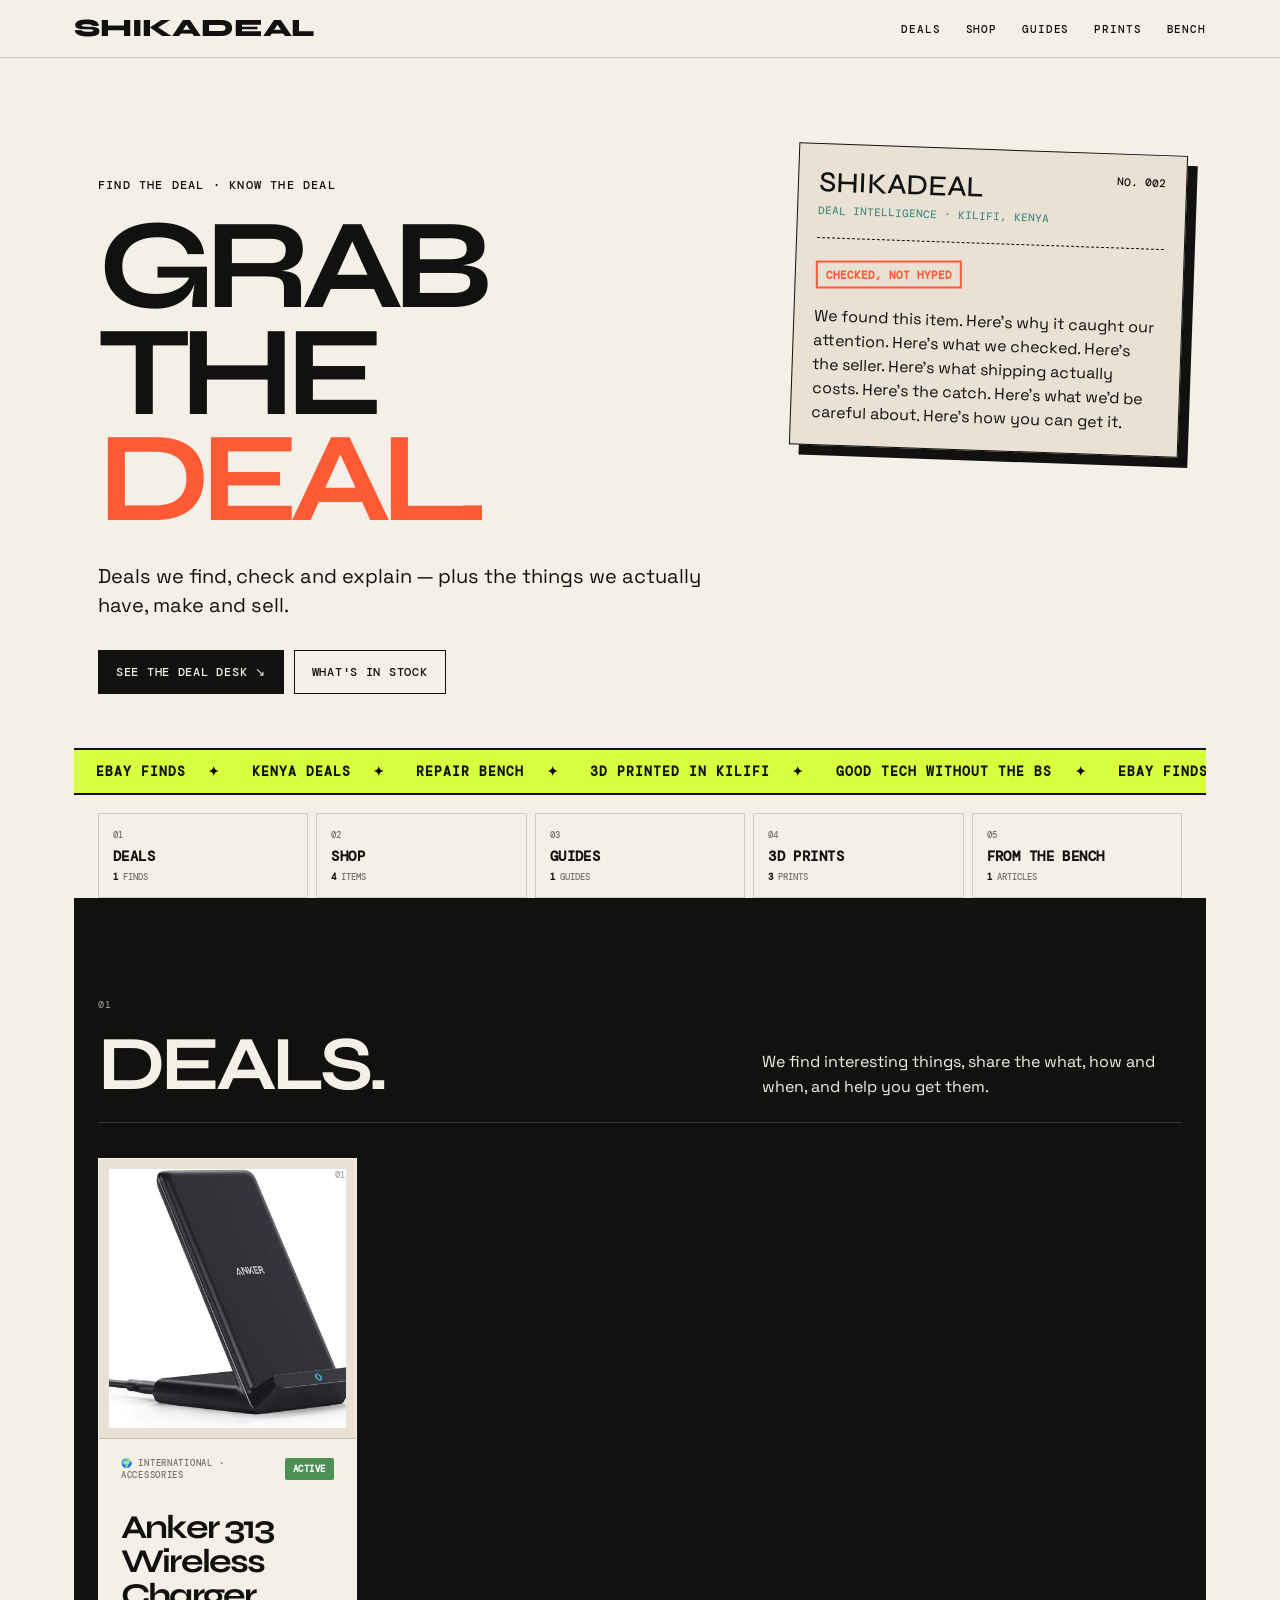
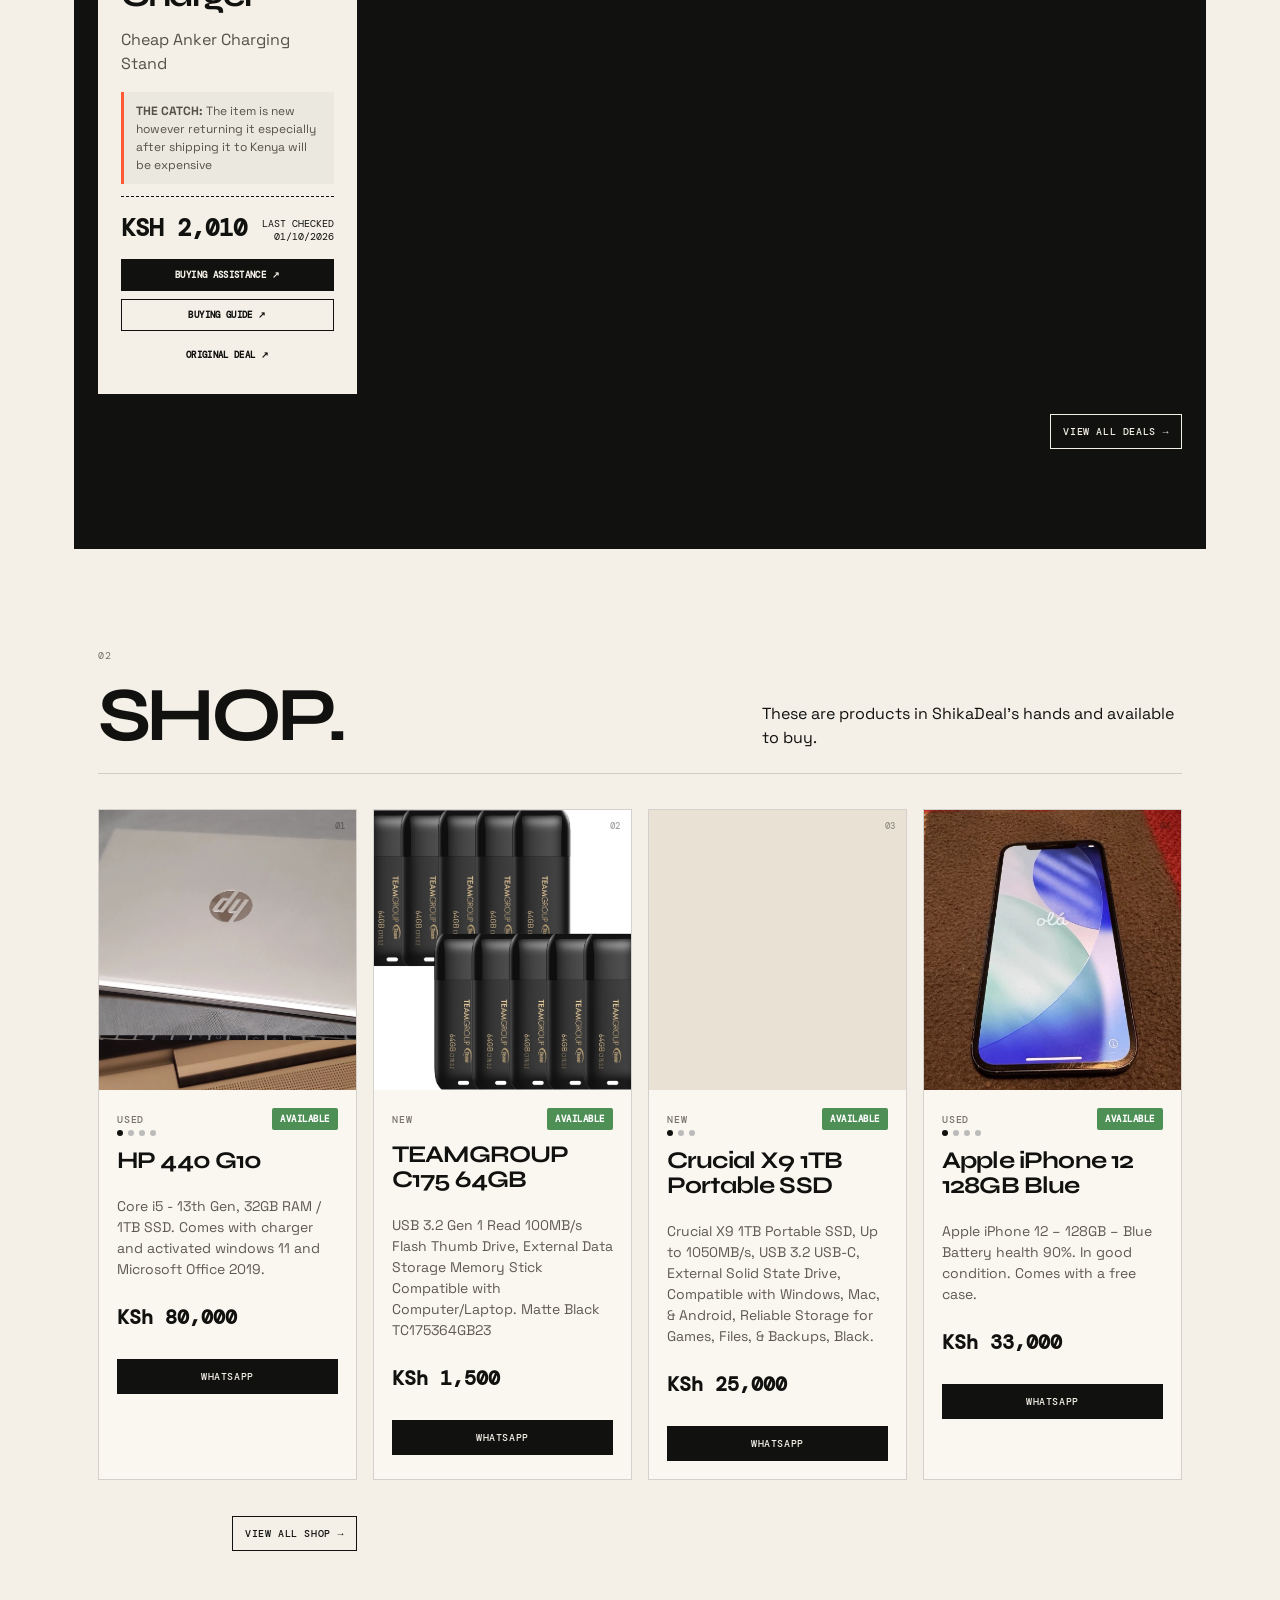
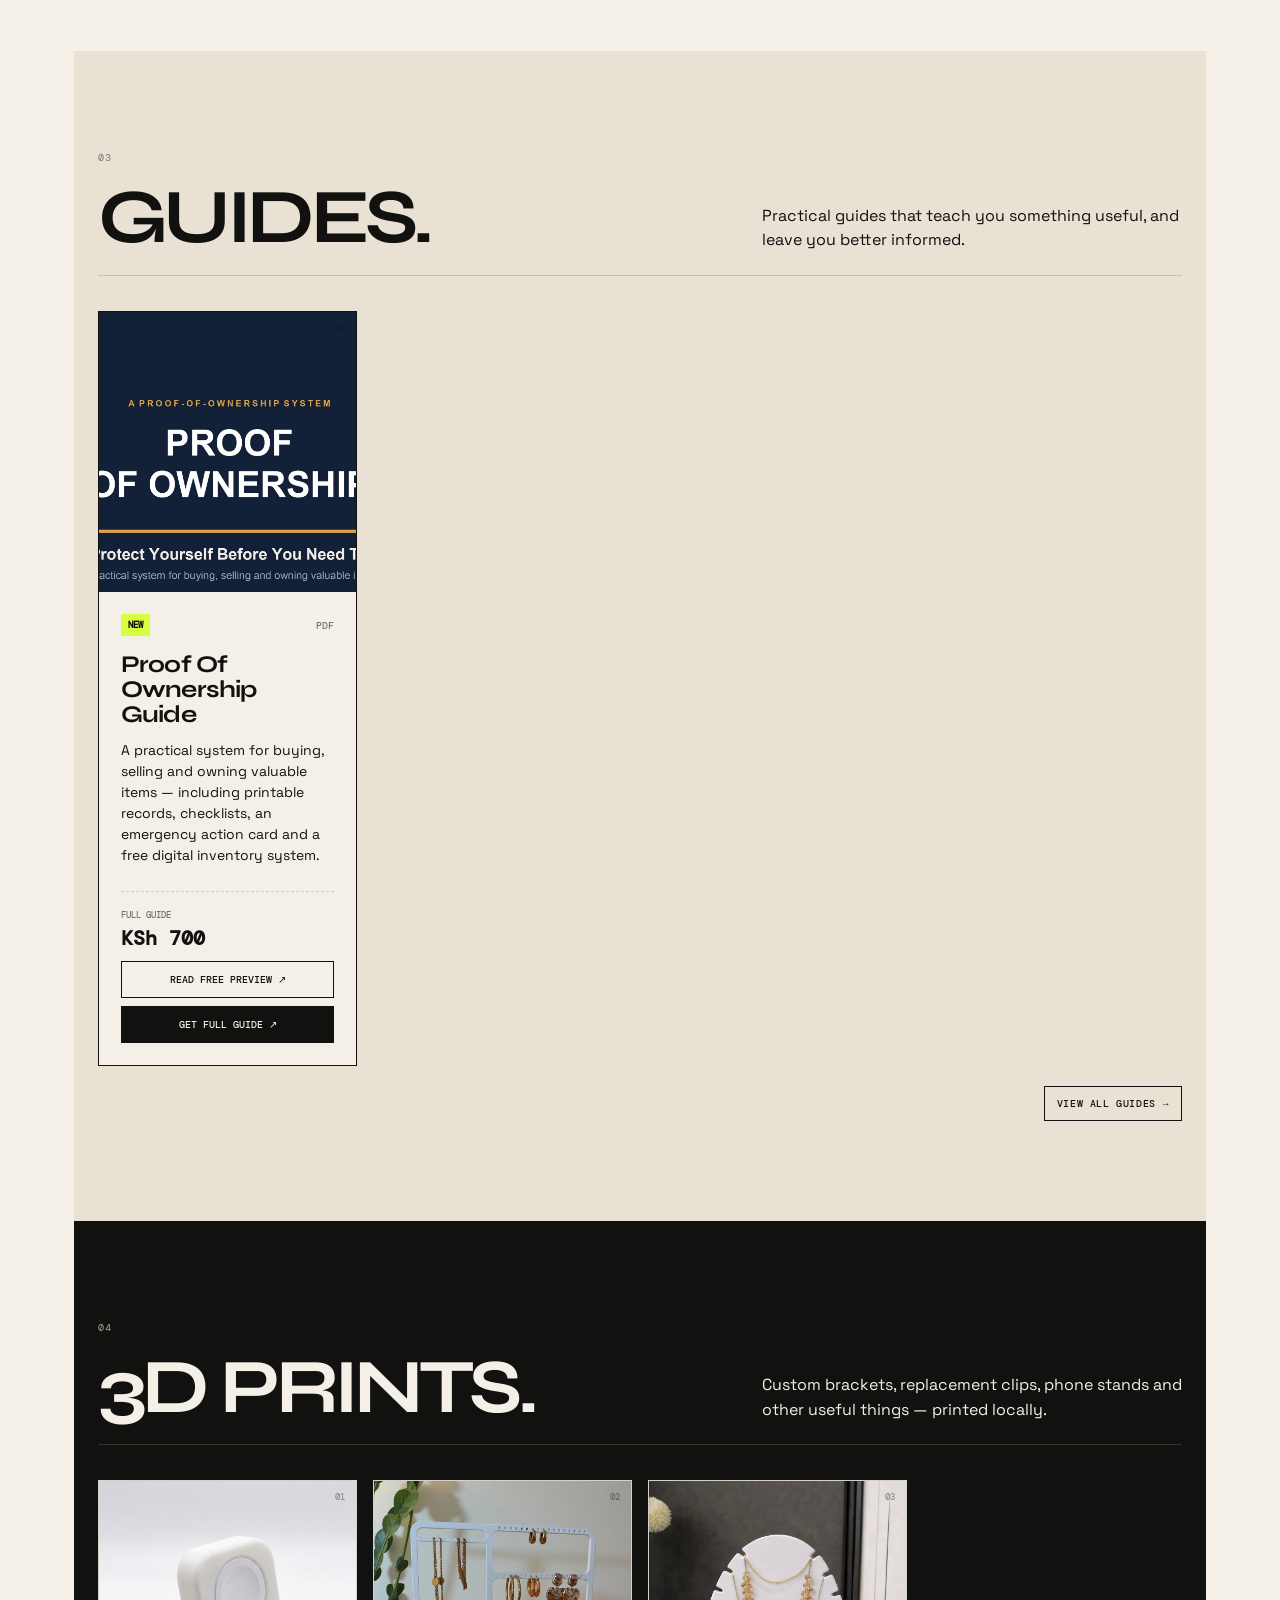
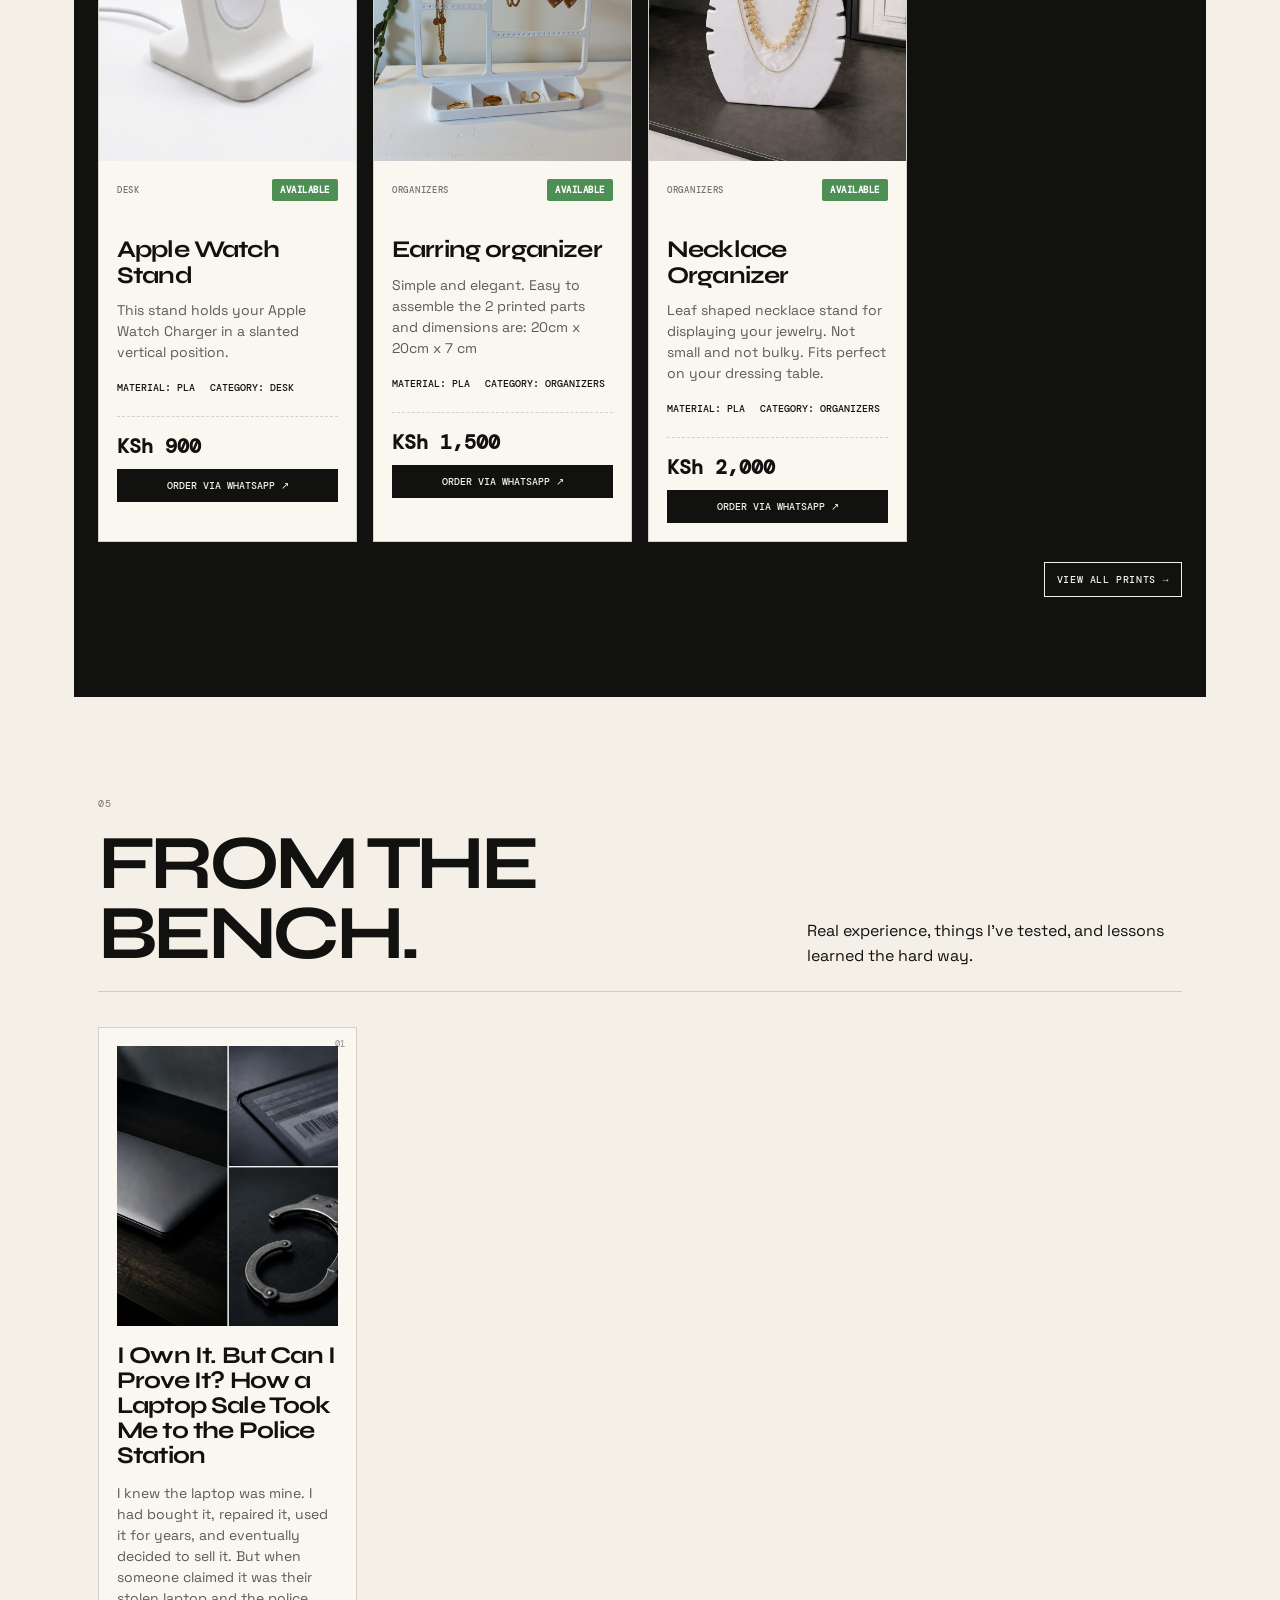
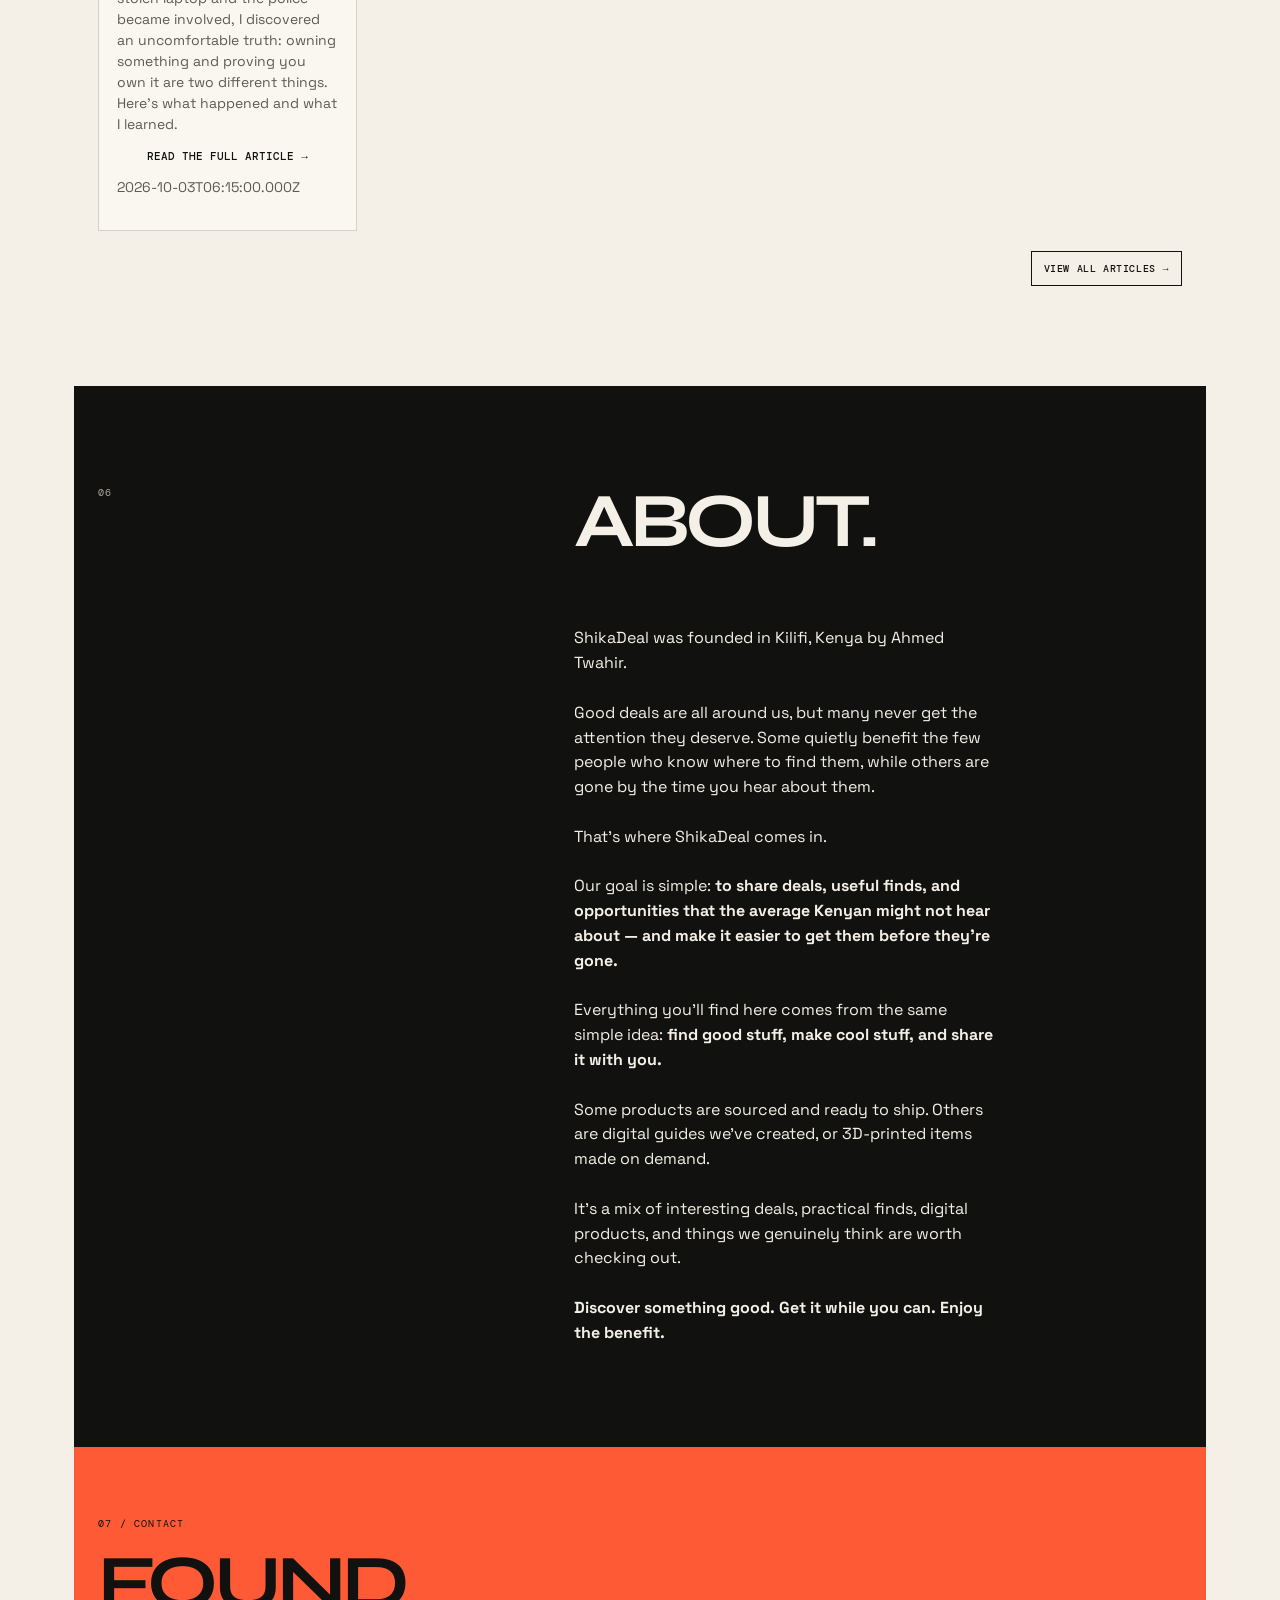
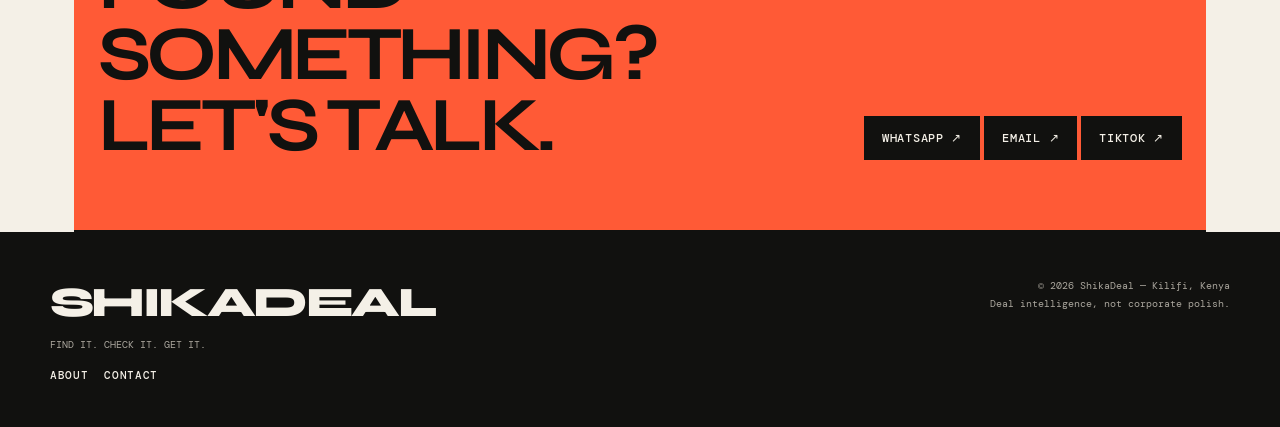
<file: index.html>
<!DOCTYPE html>
<html lang="en">
<head>
<meta charset="UTF-8">
<meta name="viewport" content="width=device-width, initial-scale=1.0">

<meta
  name="description"
  content="ShikaDeal — deals found, checked and explained from Kilifi, Kenya."
>

<title>ShikaDeal — Find the deal. Know the deal.</title>

<link rel="icon" type="image/png" sizes="32x32" href="favicon-32x32.png">
<link rel="icon" type="image/png" sizes="16x16" href="favicon-16x16.png">
<link rel="icon" href="favicon.ico" sizes="any">
<link rel="apple-touch-icon" sizes="180x180" href="apple-touch-icon.png">
<link rel="icon" type="image/png" sizes="192x192" href="android-chrome-192x192.png">

<link rel="preconnect" href="https://fonts.googleapis.com">
<link rel="preconnect" href="https://fonts.gstatic.com" crossorigin>

<link href="https://fonts.googleapis.com/css2?family=DM+Mono:wght@400;500;600;700&family=Space+Grotesk:wght@400;500;600;700&family=Syne:wght@600;700;800&display=swap" rel="stylesheet">
<link rel="stylesheet" href="css/style.css">

</head>


<body>

<header class="site-header">

  <div class="nav">

    <a class="logo" href="index.html">
      SHIKADEAL
    </a>

    <nav class="nav-links"><a href="deals.html">Deals</a><a href="shop.html">Shop</a><a href="guides.html">Guides</a><a href="prints.html">Prints</a><a href="bench.html">Bench</a></nav>

    <span class="mobile-menu">KILIFI / KE</span>

  </div>

</header>


<main>


<!-- =======================================================
     HERO
======================================================== -->

<section class="hero" id="top">

  <div>

    <p class="hero-kicker">
      FIND THE DEAL · KNOW THE DEAL
    </p>

    <h1>
      GRAB THE<br>
     <em>DEAL.</em><br>
    </h1>

    <p class="hero-sub">
      Deals we find, check and explain — plus the things we actually have, make and sell.
    </p>

    <div class="hero-actions">

      <a class="btn" href="#deals">
        See the deal desk ↘
      </a>

      <a class="btn alt" href="#shop">
        What's in stock
      </a>

    </div>

  </div>


  <aside class="hero-ticket">

    <div class="ticket-top">

      <span class="ticket-brand">
        SHIKADEAL
      </span>

      <span>
        NO. 002
      </span>

    </div>

    <div
      class="ticket-top"
      style="margin-top:4px;color:#4d8f86"
    >
      DEAL INTELLIGENCE · KILIFI, KENYA
    </div>

    <hr class="ticket-rule">

    <span class="stamp">
      CHECKED, NOT HYPED
    </span>

    <p class="ticket-copy">
      We found this item. Here's why it caught our attention. Here's what we checked. 
      Here's the seller. Here's what shipping actually costs. Here's the catch. 
      Here's what we'd be careful about. Here's how you can get it.
    </p>

  </aside>

</section>


<!-- =======================================================
     MARQUEE
======================================================== -->

<div class="marquee">

  <div class="marquee-inner">

    <span>EBAY FINDS</span>✦
    <span>KENYA DEALS</span>✦
    <span>REPAIR BENCH</span>✦
    <span>3D PRINTED IN KILIFI</span>✦
    <span>GOOD TECH WITHOUT THE BS</span>✦
    <span>EBAY FINDS</span>✦

  </div>

</div>


<!-- =======================================================
     HOMEPAGE DIRECTORY
======================================================== -->

<section class="home-directory" aria-label="ShikaDeal sections">
  <div class="home-directory-inner">
    <a class="directory-card" href="deals.html">
      <span class="directory-number">01</span>
      <strong>DEALS</strong>
      <span><b id="count-deals">—</b> finds</span>
    </a>
    <a class="directory-card" href="shop.html">
      <span class="directory-number">02</span>
      <strong>SHOP</strong>
      <span><b id="count-shop">—</b> items</span>
    </a>
    <a class="directory-card" href="guides.html">
      <span class="directory-number">03</span>
      <strong>GUIDES</strong>
      <span><b id="count-guides">—</b> guides</span>
    </a>
    <a class="directory-card" href="prints.html">
      <span class="directory-number">04</span>
      <strong>3D PRINTS</strong>
      <span><b id="count-prints">—</b> prints</span>
    </a>
    <a class="directory-card" href="bench.html">
      <span class="directory-number">05</span>
      <strong>FROM THE BENCH</strong>
      <span><b id="count-blog">—</b> articles</span>
    </a>
  </div>
</section>


<!-- =======================================================
     DEALS
======================================================== -->

<section class="section dark" id="deals">

  <div class="section-inner">

    <div class="section-head">

      <div>

        <p class="eyebrow">
          01 
        </p>

        <h2>
          DEALS.
        </h2>

      </div>

      <div class="section-head-side">
        <p class="section-intro">
          We find interesting things, share the what, how and when, and help you get them.
        </p>
      </div>

    </div>


    <div class="deal-board" id="deal-board">

      <article class="deal-card featured">

        <div>

          <div class="deal-meta">

            <span>
              Deal engine / Coming next
            </span>

            <span>
              eBay + Kenya
            </span>

          </div>

          <h3>
            The first real finds are on the way.
          </h3>

          <p>
            We're separating discovered deals from products we actually own. That means you can browse a deal, understand it, and decide for yourself — without pretending every listing is our inventory.
          </p>

        </div>

        <div>

          <div class="score">

            <span class="score-number">
              — / 5
            </span>

            <span class="score-label">
              ShikaDeal verdict
            </span>

          </div>

          <span class="deal-cta">
            Deal database coming in Stage 2 ↗
          </span>

        </div>

      </article>


      <article class="deal-card placeholder">

        <div>

          <div class="deal-meta">

            <span>
              01
            </span>

            <span>
              Find
            </span>

          </div>

          <h3>
            Price.
          </h3>

        </div>

        <p class="deal-note">
          What is it really selling for?
        </p>

      </article>


      <article class="deal-card placeholder">

        <div>

          <div class="deal-meta">

            <span>
              02
            </span>

            <span>
              Check
            </span>

          </div>

          <h3>
            Catch.
          </h3>

        </div>

        <p class="deal-note">
          Condition, seller, shipping, risk.
        </p>

      </article>

    </div>

    <div class="section-actions"><a class="section-view-all" id="deals-view-all" href="deals.html" hidden>VIEW ALL DEALS →</a></div>

  </div>

</section>


<!-- =======================================================
     SHOP
======================================================== -->

<section class="section" id="shop">

  <div class="section-head">

    <div>

      <p class="eyebrow">
        02 
      </p>

      <h2>
        SHOP.
      </h2>

    </div>

    <div class="section-head-side">
      <p class="section-intro">
        These are products in ShikaDeal's hands and available to buy.
      </p>
    </div>

  </div>


  <div class="shop-grid">

 


    <div
      class="grid"
      id="product-grid"
      style="grid-column:1/-1"
    ></div>

    <div class="section-actions"><a class="section-view-all" id="shop-view-all" href="shop.html" hidden>VIEW ALL SHOP →</a></div>

  </div>

</section>


<!-- =======================================================
     GUIDES
======================================================== -->

<section class="section tint" id="guides">

  <div class="section-inner">

    <div class="section-head">

      <div>

        <p class="eyebrow">
          03 
        </p>

        <h2>
          GUIDES.
        </h2>

      </div>

      <div class="section-head-side">
        <p class="section-intro">
          Practical guides that teach you something useful, and leave you better informed.
        </p>
      </div>

    </div>


    <div
      class="guides-grid"
      id="guides-grid"
    >

      <div class="card">

        <h3>
          Loading...
        </h3>

        <p>
          Loading the latest guides.
        </p>

      </div>

    </div>

    <div class="section-actions"><a class="section-view-all" id="guides-view-all" href="guides.html" hidden>VIEW ALL GUIDES →</a></div>

  </div>

</section>


<!-- =======================================================
     3D PRINTS
======================================================== -->

<section class="section dark" id="prints">

  <div class="section-inner">

    <div class="section-head">

      <div>

        <p class="eyebrow">
          04 
        </p>

        <h2>
          3D PRINTS.
        </h2>

      </div>

      <div class="section-head-side">
        <p class="section-intro">
          Custom brackets, replacement clips, phone stands and other useful things — printed locally.
        </p>
      </div>

    </div>


    <div
      class="prints-grid"
      id="prints-grid"
    ></div>

    <div class="section-actions"><a class="section-view-all" id="prints-view-all" href="prints.html" hidden>VIEW ALL PRINTS →</a></div>

  </div>

</section>


<!-- =======================================================
     BLOG
======================================================== -->

<section class="section" id="blog">

  <div class="section-head">

    <div>

      <p class="eyebrow">
        05
      </p>

      <h2>
        FROM THE BENCH.
      </h2>

    </div>

    <div class="section-head-side">
      <p class="section-intro">
        Real experience, things I've tested, and lessons learned the hard way.
      </p>
    </div>

  </div>


  <div
    class="grid blog-grid"
    id="blog-grid"
  >

    <div class="card">

      <h3>
        Loading...
      </h3>

      <p>
        Loading the latest posts.
      </p>

    </div>

  </div>

  <div class="section-actions"><a class="section-view-all" id="blog-view-all" href="bench.html" hidden>VIEW ALL ARTICLES →</a></div>

</section>


<!-- =======================================================
     ABOUT
======================================================== -->

<section class="section dark" id="about">

  <div class="section-inner">

    <div class="manifesto">

      <p class="eyebrow">
        06
        <h2>
        ABOUT.
        </h2>
      </p>

      <p class="section-intro">
    ShikaDeal was founded in Kilifi, Kenya by Ahmed Twahir.<br><br>

    Good deals are all around us, but many never get the attention they deserve. Some quietly benefit the few people who know where to find them, while others are gone by the time you hear about them.<br><br>

    That’s where ShikaDeal comes in.<br><br>

    Our goal is simple: <strong>to share deals, useful finds, and opportunities that the average Kenyan might not hear about — and make it easier to get them before they’re gone.</strong><br><br>

    Everything you’ll find here comes from the same simple idea: <strong>find good stuff, make cool stuff, and share it with you.</strong><br><br>

    Some products are sourced and ready to ship. Others are digital guides we’ve created, or 3D-printed items made on demand.<br><br>

    It’s a mix of interesting deals, practical finds, digital products, and things we genuinely think are worth checking out.<br><br>

    <strong>Discover something good. Get it while you can. Enjoy the benefit.</strong>
  </p>

    </div>

  </div>

</section>






<!-- =======================================================
     CONTACT
======================================================== -->

<section class="contact-strip" id="contact">

  <div class="contact-inner">

    <div>

      <p
        class="eyebrow"
        style="color:#11110f"
      >
        07 / Contact
      </p>

      <h2>
        FOUND SOMETHING?<br>
        LET'S TALK.
      </h2>

    </div>


    <div>

      <a
        class="btn"
        href="https://wa.me/254795761999"
        target="_blank"
        rel="noopener"
      >
        WhatsApp ↗
      </a>

      <a
        class="btn"
        href="mailto:info@shikadeal.com"
      >
        Email ↗
      </a>

      <a
        class="btn"
        
        href="https://www.tiktok.com/@ahmed_twahir"
        target="_blank"
        rel="noopener"
      >
        TikTok ↗
      </a>

    </div>

  </div>

</section>

</main>


<!-- =======================================================
     FOOTER
======================================================== -->

<footer>

  <div class="footer-inner">

    <div>

      <div class="footer-logo">
        SHIKADEAL
      </div>

      <div
        class="footer-meta"
        style="text-align:left;margin-top:8px"
      >
        FIND IT. CHECK IT. GET IT.<br>
      </div>

      <div class="footer-links">

        <a href="#about">
          About
        </a>

        <a href="#contact">
          Contact
        </a>

      </div>

    </div>


    <div class="footer-meta">

      © <span id="opened"></span><br>

      Deal intelligence, not corporate polish.

    </div>

  </div>

</footer>


<!-- =======================================================
     LIGHTBOX
======================================================== -->

<div
  class="lightbox"
  id="lightbox"
>

  <div class="lightbox-topbar">

    <button
      class="lightbox-close"
      id="lightbox-close"
      aria-label="Close"
    >
      ×
    </button>

    <div
      class="lightbox-counter"
      id="lightbox-counter"
    ></div>

    <span class="lightbox-spacer"></span>

  </div>


  <div class="lightbox-content">

    <div class="lightbox-stage">

      <button
        class="lightbox-arrow lightbox-prev"
        id="lightbox-prev"
        aria-label="Previous image"
      >
        ‹
      </button>

      <img
        id="lightbox-img"
        alt=""
      >

      <button
        class="lightbox-arrow lightbox-next"
        id="lightbox-next"
        aria-label="Next image"
      >
        ›
      </button>

    </div>


    <div
      class="lightbox-thumbs"
      id="lightbox-thumbs"
    ></div>

  </div>

</div>


<script>

/* =========================================================
   SHIKADEAL FRONTEND
   Dynamic sources:
   - data/products.json
   - data/blog.json
   - data/guides.json
   - data/prints.json

   Dynamic text is rendered using textContent.
========================================================= */


/* =========================================================
   FOOTER YEAR
========================================================= */

const opened =
  document.getElementById('opened');

const today =
  new Date();

opened.textContent =
  today.getFullYear() +
  ' ShikaDeal — Kilifi, Kenya';


/* =========================================================
   LIGHTBOX ELEMENTS
========================================================= */

const lightbox =
  document.getElementById('lightbox');

const lightboxImg =
  document.getElementById('lightbox-img');

const lightboxClose =
  document.getElementById('lightbox-close');

const lightboxPrev =
  document.getElementById('lightbox-prev');

const lightboxNext =
  document.getElementById('lightbox-next');

const lightboxCounter =
  document.getElementById('lightbox-counter');

const lightboxThumbs =
  document.getElementById('lightbox-thumbs');

let currentImages = [];

let currentImageIndex = 0;


/* =========================================================
   SAFE FETCH JSON
========================================================= */

async function fetchJson(path) {

  const response =
    await fetch(
      path + '?v=' + Date.now(),
      {
        cache:'no-store'
      }
    );

  if (!response.ok) {

    throw new Error(
      `Could not load ${path}`
    );

  }

  const data =
    await response.json();

  if (!Array.isArray(data)) {

    throw new Error(
      `${path} must contain an array`
    );

  }

  return data;

}


/* =========================================================
   LOAD DEALS
========================================================= */

async function loadDeals() {
  const board = document.getElementById('deal-board');
  if (!board) return;
  try {
    const deals = await fetchJson('data/deals.json');
    const now = new Date();
    const active = deals.filter(d => {
      if (d.status === 'expired' || d.status === 'sold-out') return false;
      if (d.expiresAt && new Date(d.expiresAt) < now) return false;
      if (d.ebay && d.ebay.endDate && new Date(d.ebay.endDate) < now) return false;
      return true;
    });
    const featured = active.filter(d => d.featured).slice(0, 4);
    setHomepageCount('count-deals', active.length);
    setViewAll('deals-view-all', active.length > featured.length, 'deals.html', 'VIEW ALL DEALS →');
    board.innerHTML = '';
    if (!featured.length) {
      board.innerHTML = `<article class="deal-card featured empty-featured-card"><div><div class="deal-meta"><span>DEAL DESK</span><span>EDITORIAL PICKS</span></div><h3>We're looking.</h3><p>No deals are currently selected for the homepage. The full Deal Desk is updated as finds are published.</p></div><div class="deal-home-actions"><a class="primary" href="deals.html">SEE THE DEAL DESK ↗</a></div></article>`;
      return;
    }
    featured.forEach((d, i) => board.appendChild(createHomepageDealCard(d, i)));
  } catch (error) {
    console.error('Deal loading error:', error);
    setHomepageCount('count-deals', '—');
  }
}

function createHomepageDealCard(d, index = 0) {
  const card = document.createElement('article');
  card.className = 'deal-card featured';
  const priceValue = d.price === null || d.price === undefined || d.price === '' ? 'Price on listing' : `${d.priceType === 'CURRENT BID' ? 'BID ' : ''}${d.currency || 'KSh'} ${Number(d.price).toLocaleString()}`;
  const checked = d.lastChecked ? new Date(d.lastChecked).toLocaleDateString('en-GB') : '—';
  const title = String(d.title || 'Untitled deal');
  const image = d.image ? `<a class="deal-home-image-link" href="deal.html?slug=${encodeURIComponent(d.slug || '')}"><img class="deal-home-image" src="${escapeAttr(d.image)}" alt="${escapeAttr(title)}" loading="lazy"></a>` : '';
  const summary = escapeHtml(d.summary || d.whyNoticed || 'Checked by ShikaDeal before publication.');
  const catchText = escapeHtml(d.theCatch || 'No specific catch noted yet.');
  const guide = d.guideUrl ? `<a href="${escapeAttr(d.guideUrl)}" target="_blank" rel="noopener">BUYING GUIDE ↗</a>` : '';
  const assistance = d.assistanceUrl ? `<a class="primary" href="${escapeAttr(d.assistanceUrl)}" target="_blank" rel="noopener">BUYING ASSISTANCE ↗</a>` : `<a class="primary" href="mailto:info@shikadeal.com?subject=Buying%20Assistance">BUYING ASSISTANCE ↗</a>`;
  const original = d.sourceUrl ? `<a class="text-link" href="${escapeAttr(d.sourceUrl)}" target="_blank" rel="noopener">ORIGINAL DEAL ↗</a>` : '';
  card.innerHTML = `<span class="card-number">${String(index + 1).padStart(2,'0')}</span><div>${image}<div class="deal-meta"><span>${d.type === 'international' ? '🌍 INTERNATIONAL' : '🇰🇪 KENYA'} · ${escapeHtml(d.category || 'DEAL')}</span><span class="deal-status-badge ${d.status === 'expired' || d.status === 'sold-out' || d.status === 'sold' || d.status === 'reserved' || d.status === 'unavailable' ? 'status-expired' : 'status-active'}">${escapeHtml((d.status || 'active').replace(/-/g,' ').toUpperCase())}</span></div><h3><a class="card-title-link" href="deal.html?slug=${encodeURIComponent(d.slug || '')}">${escapeHtml(title)}</a></h3><p>${summary}</p><p class="deal-home-catch"><strong>THE CATCH:</strong> ${catchText}</p></div><div><div class="score"><span class="score-number" style="font-size:24px">${escapeHtml(priceValue)}</span><span class="score-label">LAST CHECKED<br>${escapeHtml(checked)}</span></div><div class="deal-home-actions">${assistance}${guide}${original}</div></div>`;
  return card;
}

/* =========================================================
   LOAD PRODUCTS

/* =========================================================
   LOAD PRODUCTS
========================================================= */

async function loadProducts() {
  const productGrid = document.getElementById('product-grid');
  if (!productGrid) return;
  try {
    const products = await fetchJson('data/products.json');
    const available = products.filter(p => p.status !== 'sold');
    const selected = products.filter(p => p.featured).slice(0, 4);
    // If no featured flag survives an edit/import, keep the homepage useful rather than blank.
    // Featured products still take priority whenever any are selected.
    const featured = selected.length ? selected : products.slice(0, 4);
    setHomepageCount('count-shop', available.length);
    setViewAll('shop-view-all', products.length > featured.length, 'shop.html', 'VIEW ALL SHOP →');
    productGrid.innerHTML = '';
    if (!featured.length) {
      productGrid.appendChild(createMessageCard('Nothing here yet', 'Products added to the shop will appear here.'));
      return;
    }
    featured.forEach((product, i) => productGrid.appendChild(createProductCard(product, i)));
    initialiseProductFeatures();
  } catch(error) {
    console.error('Product loading error:', error);
    setHomepageCount('count-shop', '—');
    productGrid.innerHTML = '';
    productGrid.appendChild(createMessageCard('Shop temporarily unavailable', "We're having trouble loading the current listings. Please check back shortly."));
  }
}

/* =========================================================
   LOAD BLOG

/* =========================================================
   LOAD BLOG
========================================================= */

async function loadBlog() {
  const blogGrid = document.getElementById('blog-grid');
  if (!blogGrid) return;
  try {
    const posts = await fetchJson('data/blog.json');
    const published = posts.filter(post => post.status === 'published');
    const featured = published.filter(post => post.featured).sort((a,b) => new Date(b.date || 0) - new Date(a.date || 0)).slice(0, 4);
    setHomepageCount('count-blog', published.length);
    setViewAll('blog-view-all', published.length > featured.length, 'bench.html', 'VIEW ALL ARTICLES →');
    blogGrid.innerHTML = '';
    if (!featured.length) {
      blogGrid.appendChild(createMessageCard('Nothing selected yet', 'Posts selected for the homepage will appear here.'));
      return;
    }
    featured.forEach((post, i) => blogGrid.appendChild(createBlogCard(post, i)));
  } catch(error) {
    console.error('Blog loading error:', error);
    setHomepageCount('count-blog', '—');
    blogGrid.innerHTML = '';
    blogGrid.appendChild(createMessageCard('Blog temporarily unavailable', "We're having trouble loading the latest posts. Please check back shortly."));
  }
}

/* =========================================================
   LOAD GUIDES

/* =========================================================
   LOAD GUIDES
========================================================= */

async function loadGuides() {
  const guidesGrid = document.getElementById('guides-grid');
  if (!guidesGrid) return;
  try {
    const guides = await fetchJson('data/guides.json');
    const published = guides.filter(guide => guide.status === 'published');
    const featured = published.filter(guide => guide.featured).slice(0, 4);
    setHomepageCount('count-guides', published.length);
    setViewAll('guides-view-all', published.length > featured.length, 'guides.html', 'VIEW ALL GUIDES →');
    guidesGrid.innerHTML = '';
    if (!featured.length) {
      guidesGrid.appendChild(createMessageCard('Nothing selected yet', 'Guides selected for the homepage will appear here.'));
      return;
    }
    featured.forEach((guide, i) => guidesGrid.appendChild(createGuideCard(guide, i)));
  } catch(error) {
    console.error('Guide loading error:', error);
    setHomepageCount('count-guides', '—');
    guidesGrid.innerHTML = '';
    guidesGrid.appendChild(createMessageCard('Guides temporarily unavailable', "We're having trouble loading the available guides. Please check back shortly."));
  }
}

/* =========================================================
   LOAD 3D PRINTS

/* =========================================================
   LOAD 3D PRINTS
========================================================= */

async function loadPrints() {
  const printsGrid = document.getElementById('prints-grid');
  if (!printsGrid) return;
  try {
    const prints = await fetchJson('data/prints.json');
    const available = prints.filter(print => print.status !== 'hidden');
    const featured = available.filter(print => print.featured).slice(0, 4);
    setHomepageCount('count-prints', available.length);
    setViewAll('prints-view-all', available.length > featured.length, 'prints.html', 'VIEW ALL PRINTS →');
    printsGrid.innerHTML = '';
    if (!featured.length) {
      printsGrid.appendChild(createPrintMessageCard('Nothing selected yet', 'Prints selected for the homepage will appear here.'));
      return;
    }
    featured.forEach((print, i) => printsGrid.appendChild(createPrintCard(print, i)));
  } catch(error) {
    console.error('3D print loading error:', error);
    setHomepageCount('count-prints', '—');
    printsGrid.innerHTML = '';
    printsGrid.appendChild(createPrintMessageCard('Print catalogue unavailable', "We're having trouble loading the current 3D prints. Please check back shortly."));
  }
}

function setHomepageCount(id, value) {
  const el = document.getElementById(id);
  if (el) el.textContent = value;
}

function setViewAll(id, show, href, text) {
  const el = document.getElementById(id);
  if (!el) return;
  el.href = href;
  el.textContent = text;
  el.hidden = !show;
}

function escapeHtml(value) {
  return String(value ?? '').replace(/[&<>"']/g, m => ({'&':'&amp;','<':'&lt;','>':'&gt;','"':'&quot;',"'":'&#039;'}[m]));
}
function escapeAttr(value) { return escapeHtml(value); }

/* =========================================================
   GENERIC MESSAGE CARD

/* =========================================================
   GENERIC MESSAGE CARD
========================================================= */

function createMessageCard(
  titleText,
  descriptionText
) {

  const card =
    document.createElement('div');

  card.className =
    'card';


  const title =
    document.createElement('h3');

  title.textContent =
    titleText;


  const description =
    document.createElement('p');

  description.textContent =
    descriptionText;


  card.appendChild(title);
  card.appendChild(description);


  return card;

}


/* =========================================================
   PRINT MESSAGE CARD
========================================================= */

function createPrintMessageCard(
  titleText,
  descriptionText
) {

  const card =
    document.createElement('article');

  card.className =
    'feature-card dark-card';


  const mark =
    document.createElement('span');

  mark.className =
    'feature-mark';

  mark.textContent =
    '3D PRINTING / KILIFI';


  const wrapper =
    document.createElement('div');


  const title =
    document.createElement('h3');

  title.textContent =
    titleText;


  const description =
    document.createElement('p');

  description.textContent =
    descriptionText;


  wrapper.appendChild(title);
  wrapper.appendChild(description);


  card.appendChild(mark);
  card.appendChild(wrapper);


  return card;

}


/* =========================================================
   CREATE GUIDE CARD
========================================================= */

function createGuideCard(guide, index = 0) {

  const card =
    document.createElement('article');

  card.className =
    'guide-card';

  const cardNumber = document.createElement('span');
  cardNumber.className = 'card-number';
  cardNumber.textContent = String(index + 1).padStart(2,'0');
  card.appendChild(cardNumber);


  if (guide.featured) {

    card.classList.add(
      'featured-guide'
    );

  }


  /* -------------------------------------------------------
     PREVIEW URL
  ------------------------------------------------------- */

  const previewUrl =
    typeof guide.previewUrl === 'string'
      ? guide.previewUrl.trim()
      : '';


  /* -------------------------------------------------------
     COVER
  ------------------------------------------------------- */

  if (guide.coverImage) {

    const imageLink =
      document.createElement('a');

    imageLink.className =
      'guide-cover-link';


    /*
      Clicking the cover opens the free preview
      if one exists. Otherwise it goes to Payhip.
    */

    imageLink.href =
      previewUrl ||
      guide.url ||
      '#';


    imageLink.target =
      '_blank';

    imageLink.rel =
      'noopener';


    imageLink.setAttribute(
      'aria-label',
      previewUrl
        ? `Read free preview of ${guide.title || 'guide'}`
        : `View ${guide.title || 'guide'}`
    );


    const image =
      document.createElement('img');

    image.className =
      'guide-cover';


    image.src =
      guide.coverImage;


    image.alt =
      guide.title ||
      'Guide cover';


    image.loading =
      'lazy';


    image.decoding =
      'async';


    imageLink.appendChild(
      image
    );


    card.appendChild(
      imageLink
    );


  } else {

    /*
      Fallback when the admin hasn't uploaded
      a cover image.
    */

    const placeholder =
      document.createElement('div');

    placeholder.className =
      'guide-cover-placeholder';

    placeholder.textContent =
      guide.title ||
      'ShikaDeal Guide';


    card.appendChild(
      placeholder
    );

  }


  /* -------------------------------------------------------
     GUIDE BODY
  ------------------------------------------------------- */

  const body =
    document.createElement('div');

  body.className =
    'guide-body';


  /* -------------------------------------------------------
     TOP LINE
  ------------------------------------------------------- */

  const topLine =
    document.createElement('div');

  topLine.className =
    'guide-topline';


  if (guide.badge) {

    const badge =
      document.createElement('span');

    badge.className =
      'guide-badge';

    badge.textContent =
      guide.badge;

    topLine.appendChild(
      badge
    );

  } else {

    /*
      Keep the layout balanced when no badge exists.
    */

    const badgeSpacer =
      document.createElement('span');

    badgeSpacer.className =
      'guide-badge';

    badgeSpacer.style.visibility =
      'hidden';

    badgeSpacer.textContent =
      'GUIDE';

    topLine.appendChild(
      badgeSpacer
    );

  }


  const type =
    document.createElement('span');

  type.className =
    'guide-type';

  type.textContent =
    guide.type ||
    'DIGITAL GUIDE';


  topLine.appendChild(
    type
  );


  body.appendChild(
    topLine
  );


  /* -------------------------------------------------------
     TITLE
  ------------------------------------------------------- */

  const title =
    document.createElement('h3');

  const titleLink = document.createElement('a');
  titleLink.className = 'card-title-link';
  titleLink.href = previewUrl || guide.url || '#';
  titleLink.target = '_blank';
  titleLink.rel = 'noopener';
  titleLink.textContent = guide.title || 'Untitled guide';
  title.appendChild(titleLink);


  body.appendChild(
    title
  );


  /* -------------------------------------------------------
     DESCRIPTION
  ------------------------------------------------------- */

  const description =
    document.createElement('p');

  description.className =
    'guide-description';

  description.textContent =
    guide.description ||
    'Practical information from ShikaDeal.';


  body.appendChild(
    description
  );


  /* -------------------------------------------------------
     PURCHASE ROW
  ------------------------------------------------------- */

  const purchaseRow =
    document.createElement('div');

  purchaseRow.className =
    'guide-purchase-row';


  /* PRICE */

  const priceWrapper =
    document.createElement('div');


  const priceLabel =
    document.createElement('span');

  priceLabel.className =
    'guide-price-label';

  priceLabel.textContent =
    'Full guide';


  const price =
    document.createElement('span');

  price.className =
    'guide-price';

  price.textContent =
    formatPrice(
      guide.price
    );


  priceWrapper.appendChild(
    priceLabel
  );

  priceWrapper.appendChild(
    price
  );


  purchaseRow.appendChild(
    priceWrapper
  );


  /* ACTIONS */

  const actions =
    document.createElement('div');

  actions.className =
    'guide-actions';


  /*
    FREE PREVIEW BUTTON
  */

  if (previewUrl) {

    const preview =
      document.createElement('a');

    preview.className =
      'guide-preview-btn';

    preview.href =
      previewUrl;

    preview.target =
      '_blank';

    preview.rel =
      'noopener';

    preview.textContent =
      'Read Free Preview ↗';


    actions.appendChild(
      preview
    );

  } else {

    /*
      This tells you exactly why the button isn't
      available instead of giving visitors a dead link.
    */

    const unavailable =
      document.createElement('span');

    unavailable.className =
      'guide-preview-unavailable';

    unavailable.textContent =
      'Preview coming soon';


    actions.appendChild(
      unavailable
    );

  }


  /*
    PAYHIP BUTTON
  */

  if (
    typeof guide.url === 'string' &&
    guide.url.trim() !== ''
  ) {

    const buy =
      document.createElement('a');

    buy.className =
      'guide-buy-btn';

    buy.href =
      guide.url;

    buy.target =
      '_blank';

    buy.rel =
      'noopener';

    buy.textContent =
      'Get Full Guide ↗';


    actions.appendChild(
      buy
    );

  }


  purchaseRow.appendChild(
    actions
  );


  body.appendChild(
    purchaseRow
  );


  card.appendChild(
    body
  );


  return card;

}


/* =========================================================
   CREATE 3D PRINT CARD
========================================================= */

function createPrintCard(print, index = 0) {

  const card =
    document.createElement('article');

  card.className =
    'print-card';

  const cardNumber = document.createElement('span');
  cardNumber.className = 'card-number';
  cardNumber.textContent = String(index + 1).padStart(2,'0');
  card.appendChild(cardNumber);


  /* -------------------------------------------------------
     GALLERY
  ------------------------------------------------------- */

  const gallery =
    document.createElement('div');

  gallery.className =
    'print-gallery';


  const images =
    Array.isArray(print.images)
      ? print.images
      : [];


  if (images.length) {

    images.forEach(
      (image, index) => {

        const img =
          document.createElement('img');

        img.src =
          image;

        img.alt =
          `${print.name || '3D print'} image ${index + 1}`;

        img.loading =
          index === 0
            ? 'eager'
            : 'lazy';

        img.decoding =
          'async';


        gallery.appendChild(
          img
        );

      }
    );

  } else {

    const placeholder =
      document.createElement('div');

    placeholder.className =
      'print-image-placeholder';

    placeholder.textContent =
      '3D print image coming soon';


    gallery.appendChild(
      placeholder
    );

  }


  card.appendChild(
    gallery
  );


  /* -------------------------------------------------------
     BODY
  ------------------------------------------------------- */

  const body =
    document.createElement('div');

  body.className =
    'print-body';


  /* TOPLINE */

  const topLine =
    document.createElement('div');

  topLine.className =
    'print-topline';


  const category =
    document.createElement('span');

  category.className =
    'print-category';

  category.textContent =
    print.category ||
    '3D PRINT';


  topLine.appendChild(
    category
  );


  const badge = document.createElement('span');
  const printStatus = print.status || 'available';
  badge.className = 'status-badge ' + (printStatus === 'available' ? 'status-available' : 'status-unavailable');
  badge.textContent = printStatus.replace(/-/g,' ').toUpperCase();
  topLine.appendChild(badge);


  body.appendChild(
    topLine
  );


  /* TITLE */

  const title =
    document.createElement('h3');

  title.textContent =
    print.name ||
    'Untitled print';


  body.appendChild(
    title
  );


  /* DESCRIPTION */

  const description =
    document.createElement('p');

  description.textContent =
    print.description ||
    'Locally printed by ShikaDeal.';


  body.appendChild(
    description
  );


  /* DETAILS */

  const details =
    document.createElement('div');

  details.className =
    'print-details';


  if (print.material) {

    const material =
      document.createElement('span');

    material.textContent =
      `Material: ${print.material}`;

    details.appendChild(
      material
    );

  }


  if (print.category) {

    const categoryDetail =
      document.createElement('span');

    categoryDetail.textContent =
      `Category: ${print.category}`;

    details.appendChild(
      categoryDetail
    );

  }


  body.appendChild(
    details
  );


  /* BOTTOM */

  const bottom =
    document.createElement('div');

  bottom.className =
    'print-bottom';


  const price =
    document.createElement('span');

  price.className =
    'print-price';

  price.textContent =
    formatPrice(
      print.price
    );


  bottom.appendChild(
    price
  );


  if (
    print.status === 'available'
  ) {

    const order =
      document.createElement('a');

    order.className =
      'print-order';

    order.target =
      '_blank';

    order.rel =
      'noopener';


    const message =
      `Hi, I'm interested in the ${print.name || '3D print'} (${formatPrice(print.price)}). Is it still available?`;


    order.href =
      `https://wa.me/254795761999?text=${encodeURIComponent(message)}`;


    order.textContent =
      'Order via WhatsApp ↗';


    bottom.appendChild(
      order
    );


  } else {

    const unavailable =
      document.createElement('span');

    unavailable.className =
      'print-sold';


    unavailable.textContent =
      getPrintStatusLabel(
        print.status
      );


    bottom.appendChild(
      unavailable
    );

  }


  body.appendChild(
    bottom
  );

  card.appendChild(
    body
  );


  return card;

}


/* =========================================================
   PRINT STATUS LABEL
========================================================= */

function getPrintStatusLabel(status) {

  if (status === 'sold') {
    return 'SOLD';
  }

  if (status === 'reserved') {
    return 'RESERVED';
  }

  if (status === 'unavailable') {
    return 'UNAVAILABLE';
  }

  return 'NOT AVAILABLE';

}


/* =========================================================
   CREATE BLOG CARD
========================================================= */

function createBlogCard(post, index = 0) {

  const card =
    document.createElement('article');

  card.className =
    'card blog-card';

  const cardNumber = document.createElement('span');
  cardNumber.className = 'card-number';
  cardNumber.textContent = String(index + 1).padStart(2,'0');
  card.appendChild(cardNumber);


  const blogId =
    post.id;


  if (
    blogId === undefined ||
    blogId === null ||
    blogId === ''
  ) {

    console.warn(
      'Blog post has no ID:',
      post
    );

  }


  const blogUrl =
    `blog.html?id=${encodeURIComponent(blogId || '')}`;


  /* COVER IMAGE */

  if (post.coverImage) {

    const imageLink =
      document.createElement('a');

    imageLink.href =
      blogUrl;

    imageLink.setAttribute(
      'aria-label',
      `Read ${post.title || 'blog post'}`
    );


    const image =
      document.createElement('img');

    image.src =
      post.coverImage;

    image.alt =
      post.title ||
      'Blog post';

    image.loading =
      'lazy';

    image.decoding =
      'async';

    image.style.width =
      '100%';

    image.style.aspectRatio =
      '16 / 9';

    image.style.objectFit =
      'cover';

    image.style.borderRadius =
      '4px';

    image.style.display =
      'block';

    image.style.marginBottom =
      '12px';

    image.style.cursor =
      'pointer';


    imageLink.appendChild(
      image
    );

    card.appendChild(
      imageLink
    );

  }


  /* TITLE */

  const title =
    document.createElement('h3');


  const titleLink =
    document.createElement('a');

  titleLink.href =
    blogUrl;

  titleLink.textContent =
    post.title ||
    'Untitled post';

  titleLink.style.textDecoration =
    'none';

  titleLink.style.color =
    'inherit';


  title.appendChild(
    titleLink
  );

  card.appendChild(
    title
  );


  /* EXCERPT */

  const description =
    document.createElement('p');

  description.textContent =
    post.excerpt ||
    post.description ||
    '';


  card.appendChild(
    description
  );


  /* READ FULL BLOG */

  const readMore =
    document.createElement('a');

  readMore.href =
    blogUrl;

  readMore.className =
    'deal-cta blog-read-more';

  readMore.textContent =
    'READ THE FULL ARTICLE →';

  card.appendChild(
    readMore
  );


  /* DATE */

  if (post.date) {

    const date =
      document.createElement('p');

    date.className =
      'blog-date';

    date.textContent =
      formatBlogDate(
        post.date
      );

    card.appendChild(
      date
    );

  }


  return card;

}


/* =========================================================
   BLOG DATE
========================================================= */

function formatBlogDate(dateString) {

  const date =
    new Date(
      dateString + 'T00:00:00'
    );


  if (
    Number.isNaN(
      date.getTime()
    )
  ) {

    return dateString;

  }


  return date.toLocaleDateString(
    'en-KE',
    {
      day:'numeric',
      month:'short',
      year:'numeric'
    }
  );

}


/* =========================================================
   CREATE PRODUCT CARD
========================================================= */

function createProductCard(product, index = 0) {

  const card =
    document.createElement('div');

  card.className =
    'card product-card';

  const cardNumber = document.createElement('span');
  cardNumber.className = 'card-number';
  cardNumber.textContent = String(index + 1).padStart(2,'0');
  card.appendChild(cardNumber);

  card.dataset.status =
    product.status ||
    'available';


  /* GALLERY */

  const gallery =
    document.createElement('div');

  gallery.className =
    'product-gallery';


  const images =
    Array.isArray(product.images)
      ? product.images
      : [];


  images.forEach(
    (image,index) => {

      const img =
        document.createElement('img');

      img.src =
        image;

      img.alt =
        `${product.name || 'Product'} image ${index + 1}`;

      img.loading =
        index === 0
          ? 'eager'
          : 'lazy';

      img.decoding =
        'async';


      gallery.appendChild(
        img
      );

    }
  );


  card.appendChild(
    gallery
  );


  /* DOTS */

  /* STATUS / CONDITION METADATA — below image: condition left, status right. */
  const meta = document.createElement('div');
  meta.className = 'meta';
  const conditionMeta = document.createElement('span');
  conditionMeta.className = 'condition';
  conditionMeta.textContent = product.condition || '';
  if (conditionMeta.textContent) meta.appendChild(conditionMeta);
  const statusBadge = document.createElement('span');
  const productStatus = product.status || 'available';
  statusBadge.className = 'status-badge ' + (productStatus === 'available' ? 'status-available' : 'status-unavailable');
  statusBadge.textContent = getStatusLabel(productStatus);
  meta.appendChild(statusBadge);
  card.appendChild(meta);


  if (images.length > 1) {

    const dots =
      document.createElement('div');

    dots.className =
      'gallery-dots';


    images.forEach(
      (image,index) => {

        const dot =
          document.createElement('span');


        if (index === 0) {

          dot.classList.add(
            'active'
          );

        }


        dot.setAttribute(
          'aria-label',
          `Show image ${index + 1}`
        );


        dots.appendChild(
          dot
        );

      }
    );


    card.appendChild(
      dots
    );

  }


  /* PRODUCT NAME */

  const title =
    document.createElement('h3');

  const productLink = product.url || product.detailUrl || product.link || '';
  if (productLink) { const titleLink = document.createElement('a'); titleLink.className='card-title-link'; titleLink.href=productLink; titleLink.target='_blank'; titleLink.rel='noopener'; titleLink.textContent=product.name||'Unnamed product'; title.appendChild(titleLink); } else { title.textContent=product.name||'Unnamed product'; }


  card.appendChild(
    title
  );


  /* DESCRIPTION */

  const description =
    document.createElement('p');

  description.textContent =
    product.description ||
    '';


  card.appendChild(
    description
  );


  /* PRICE */

  const price =
    document.createElement('span');

  price.className =
    'price';

  price.textContent =
    formatPrice(
      product.price
    );


  card.appendChild(
    price
  );


  /* WHATSAPP */

  const whatsapp =
    document.createElement('a');

  whatsapp.className =
    'btn whatsapp-btn';

  whatsapp.textContent =
    'WhatsApp';

  whatsapp.href =
    '#';

  whatsapp.dataset.product =
    product.name ||
    'this item';

  whatsapp.dataset.price =
    formatPrice(
      product.price
    );

  whatsapp.target =
    '_blank';

  whatsapp.rel =
    'noopener';


  card.appendChild(
    whatsapp
  );


  return card;

}


/* =========================================================
   STATUS LABEL
========================================================= */

function getStatusLabel(status) {

  if (status === 'sold') {

    return 'SOLD';

  }


  if (status === 'reserved') {

    return 'RESERVED';

  }


  if (status === 'unavailable') {

    return 'UNAVAILABLE';

  }


  return 'AVAILABLE';

}


/* =========================================================
   FORMAT PRICE
========================================================= */

function formatPrice(price) {

  if (
    price === undefined ||
    price === null ||
    price === ''
  ) {

    return '';

  }


  const number =
    Number(price);


  if (
    Number.isNaN(number)
  ) {

    return String(price);

  }


  return (
    'KSh ' +
    number.toLocaleString('en-KE')
  );

}


/* =========================================================
   INITIALISE PRODUCT FEATURES
========================================================= */

function initialiseProductFeatures() {

  initialiseGalleries();

  initialiseWhatsApp();

  initialiseStatuses();

}


/* =========================================================
   SHOW LIGHTBOX IMAGE
========================================================= */

function showLightboxImage(index) {

  if (
    !currentImages.length
  ) {

    return;

  }


  currentImageIndex =
    index;


  const image =
    currentImages[
      currentImageIndex
    ];


  lightboxImg.src =
    image.src;

  lightboxImg.alt =
    image.alt ||
    'Product image';


  lightboxCounter.textContent =
    `Gallery (${currentImageIndex + 1} of ${currentImages.length})`;


  Array.from(
    lightboxThumbs.children
  ).forEach(
    (thumb,thumbIndex) => {

      thumb.classList.toggle(
        'active',
        thumbIndex === currentImageIndex
      );

    }
  );


  if (
    currentImages.length <= 1
  ) {

    lightboxPrev.style.display =
      'none';

    lightboxNext.style.display =
      'none';

  } else {

    lightboxPrev.style.display =
      'flex';

    lightboxNext.style.display =
      'flex';

  }

}


/* =========================================================
   RENDER LIGHTBOX THUMBNAILS
========================================================= */

function renderLightboxThumbs() {

  lightboxThumbs.innerHTML = '';


  currentImages.forEach(
    (image,index) => {

      const thumb =
        document.createElement('img');

      thumb.src =
        image.src;

      thumb.alt =
        image.alt ||
        '';


      thumb.addEventListener(
        'click',
        event => {

          event.stopPropagation();

          showLightboxImage(
            index
          );

        }
      );


      lightboxThumbs.appendChild(
        thumb
      );

    }
  );

}


/* =========================================================
   INITIALISE PRODUCT GALLERIES
========================================================= */

function initialiseGalleries() {

  document
    .querySelectorAll(
      '.product-gallery'
    )
    .forEach(
      gallery => {

        const images =
          Array.from(
            gallery.querySelectorAll(
              'img'
            )
          );


        if (!images.length) {

          gallery.style.display =
            'none';

          return;

        }


        /* IMAGE CLICK / LIGHTBOX */

        images.forEach(
          (img,index) => {

            img.addEventListener(
              'click',
              event => {

                event.stopPropagation();


                currentImages =
                  images;

                currentImageIndex =
                  index;


                lightbox.classList.add(
                  'open'
                );


                document.body.style.overflow =
                  'hidden';


                renderLightboxThumbs();

                showLightboxImage(
                  index
                );

              }
            );

          }
        );


        /* DOTS */

        /* The metadata row sits between the gallery and the dots, so
           do not rely on nextElementSibling here. */
        const card = gallery.closest('.product-card');
        const dotsContainer =
          card ? card.querySelector('.gallery-dots') : null;


        if (!dotsContainer) {

          return;

        }


        const dots =
          Array.from(
            dotsContainer.querySelectorAll(
              'span'
            )
          );


        if (!dots.length) {

          return;

        }


        /* DETERMINE CURRENT IMAGE */

        function updateDots() {

          if (!images.length) {

            return;

          }


          let index = 0;
          let bestDistance = Infinity;
          images.forEach((image,imageIndex) => {
            const distance = Math.abs(image.offsetLeft - gallery.scrollLeft);
            if (distance < bestDistance) {
              bestDistance = distance;
              index = imageIndex;
            }
          });


          if (index < 0) {

            index = 0;

          }


          if (
            index >= images.length
          ) {

            index =
              images.length - 1;

          }


          dots.forEach(
            (dot,dotIndex) => {

              dot.classList.toggle(
                'active',
                dotIndex === index
              );

            }
          );

        }


        gallery.addEventListener(
          'scroll',
          updateDots,
          {
            passive:true
          }
        );


        /* DOT CLICK */

        dots.forEach(
          (dot,index) => {

            dot.addEventListener(
              'click',
              event => {

                event.stopPropagation();


                const image =
                  images[index];


                if (!image) {

                  return;

                }


                gallery.scrollTo({

                  left:
                    image.offsetLeft,

                  behavior:
                    'smooth'

                });

              }
            );

          }
        );


        updateDots();

      }
    );

}


/* =========================================================
   LIGHTBOX NEXT
========================================================= */

lightboxNext.addEventListener(
  'click',
  event => {

    event.stopPropagation();


    if (
      !currentImages.length
    ) {

      return;

    }


    currentImageIndex++;


    if (
      currentImageIndex >=
      currentImages.length
    ) {

      currentImageIndex = 0;

    }


    showLightboxImage(
      currentImageIndex
    );

  }
);


/* =========================================================
   LIGHTBOX PREVIOUS
========================================================= */

lightboxPrev.addEventListener(
  'click',
  event => {

    event.stopPropagation();


    if (
      !currentImages.length
    ) {

      return;

    }


    currentImageIndex--;


    if (
      currentImageIndex < 0
    ) {

      currentImageIndex =
        currentImages.length - 1;

    }


    showLightboxImage(
      currentImageIndex
    );

  }
);


/* =========================================================
   CLOSE LIGHTBOX
========================================================= */

function closeLightbox() {

  lightbox.classList.remove(
    'open'
  );

  document.body.style.overflow =
    '';

  lightboxImg.src =
    '';

}


lightboxClose.addEventListener(
  'click',
  event => {

    event.stopPropagation();

    closeLightbox();

  }
);


lightbox.addEventListener(
  'click',
  event => {

    if (
      event.target === lightbox
    ) {

      closeLightbox();

    }

  }
);


document
  .querySelector(
    '.lightbox-content'
  )
  .addEventListener(
    'click',
    event => {

      if (
        event.target.classList.contains(
          'lightbox-content'
        )
      ) {

        closeLightbox();

      }

    }
  );


/* =========================================================
   KEYBOARD CONTROLS
========================================================= */

document.addEventListener(
  'keydown',
  event => {

    if (
      !lightbox.classList.contains(
        'open'
      )
    ) {

      return;

    }


    if (
      event.key === 'Escape'
    ) {

      closeLightbox();

    }


    if (
      event.key === 'ArrowRight'
    ) {

      lightboxNext.click();

    }


    if (
      event.key === 'ArrowLeft'
    ) {

      lightboxPrev.click();

    }

  }
);


/* =========================================================
   TOUCH / SWIPE LIGHTBOX
========================================================= */

let touchStartX = 0;

let touchEndX = 0;


lightbox.addEventListener(
  'touchstart',
  event => {

    if (
      !event.changedTouches.length
    ) {

      return;

    }


    touchStartX =
      event.changedTouches[0].screenX;

  },
  {
    passive:true
  }
);


lightbox.addEventListener(
  'touchend',
  event => {

    if (
      !event.changedTouches.length
    ) {

      return;

    }


    touchEndX =
      event.changedTouches[0].screenX;


    handleSwipe();

  },
  {
    passive:true
  }
);


function handleSwipe() {

  const swipeDistance =
    touchEndX -
    touchStartX;


  if (
    Math.abs(swipeDistance) < 50
  ) {

    return;

  }


  if (
    swipeDistance < 0
  ) {

    lightboxNext.click();

  }


  if (
    swipeDistance > 0
  ) {

    lightboxPrev.click();

  }

}


/* =========================================================
   WHATSAPP PRODUCT LINKS
========================================================= */

function initialiseWhatsApp() {

  document
    .querySelectorAll(
      '.whatsapp-btn'
    )
    .forEach(
      button => {

        const product =
          button.dataset.product;

        const price =
          button.dataset.price;


        const message =
          `Hi, I'm interested in the ${product} (${price}). Is it still available?`;


        button.href =
          `https://wa.me/254795761999?text=${encodeURIComponent(message)}`;

      }
    );

}


/* =========================================================
   PRODUCT STATUS
========================================================= */

function initialiseStatuses() {

  document
    .querySelectorAll(
      '.product-card'
    )
    .forEach(
      card => {

        const status =
          card.dataset.status;


        const badge =
          card.querySelector(
            '.status-badge'
          );


        const whatsapp =
          card.querySelector(
            '.whatsapp-btn'
          );


        if (!badge) {

          return;

        }


        /* AVAILABLE */

        if (
          status === 'available'
        ) {

          badge.textContent =
            'AVAILABLE';
          badge.classList.add('status-available');
          badge.classList.remove('status-unavailable');

          return;

        }


        /* RESERVED */

        if (
          status === 'reserved'
        ) {

          badge.textContent =
            'RESERVED';
          badge.classList.add('status-unavailable');
          badge.classList.remove('status-available');


          if (whatsapp) {

            whatsapp.textContent =
              'Reserved';


            whatsapp.classList.add(
              'reserved-btn'
            );


            whatsapp.removeAttribute(
              'href'
            );

            whatsapp.removeAttribute(
              'target'
            );

            whatsapp.removeAttribute(
              'rel'
            );


            whatsapp.classList.remove(
              'whatsapp-btn'
            );

          }


          return;

        }


        /* SOLD */

        if (
          status === 'sold'
        ) {

          badge.textContent =
            'SOLD';
          badge.classList.add('status-unavailable');
          badge.classList.remove('status-available');


          if (whatsapp) {

            whatsapp.textContent =
              'Sold';


            whatsapp.classList.add(
              'sold-btn'
            );


            whatsapp.removeAttribute(
              'href'
            );

            whatsapp.removeAttribute(
              'target'
            );

            whatsapp.removeAttribute(
              'rel'
            );


            whatsapp.classList.remove(
              'whatsapp-btn'
            );

          }

        }


        /* UNAVAILABLE */

        if (
          status === 'unavailable'
        ) {

          badge.textContent =
            'UNAVAILABLE';
          badge.classList.add('status-unavailable');
          badge.classList.remove('status-available');

          if (whatsapp) {
            whatsapp.textContent = 'Unavailable';
            whatsapp.classList.add('disabled-action');
            whatsapp.removeAttribute('href');
            whatsapp.removeAttribute('target');
            whatsapp.removeAttribute('rel');
            whatsapp.classList.remove('whatsapp-btn');
          }
        }

      }
    );

}


/* =========================================================
   START WEBSITE
========================================================= */

loadDeals();

loadProducts();

loadBlog();

loadGuides();

loadPrints();

</script>

</body>
</html>
</file>
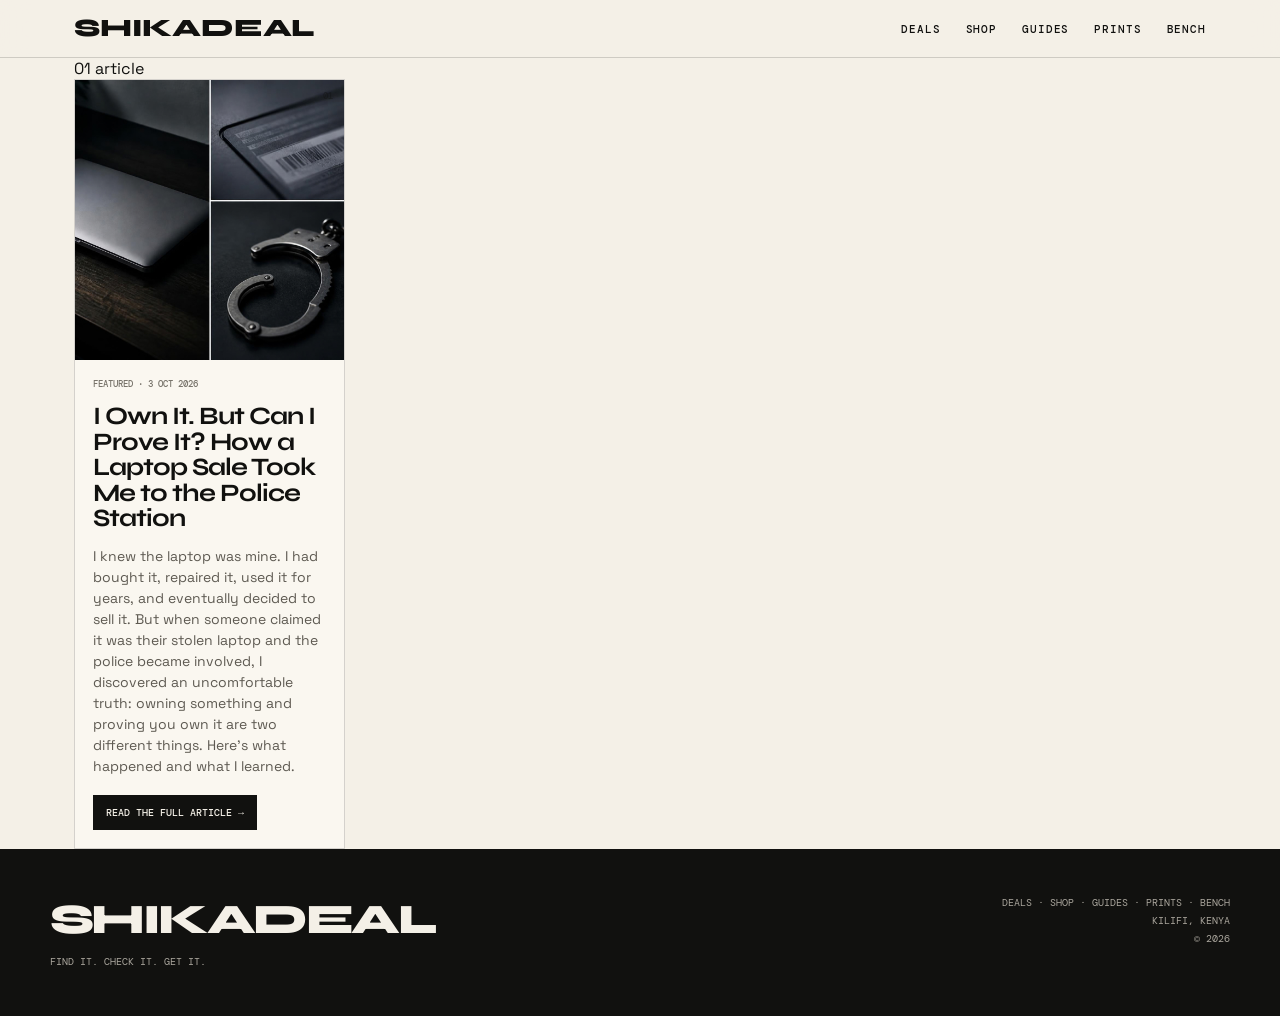
<file: bench.html>
<!DOCTYPE html><html lang="en"><head><meta charset="UTF-8"><meta name="viewport" content="width=device-width,initial-scale=1.0"><title>From the Bench — ShikaDeal</title><link rel="icon" href="favicon.ico">
<link rel="preconnect" href="https://fonts.googleapis.com">
<link href="https://fonts.googleapis.com/css2?family=DM+Mono:wght@400;500;600;700&family=Space+Grotesk:wght@400;500;600;700&family=Syne:wght@600;700;800&display=swap" rel="stylesheet">
<link rel="stylesheet" href="css/style.css"></head><body><header><nav class="nav"><a class="logo" href="index.html">SHIKADEAL</a><div class="nav-links"><a href="deals.html">Deals</a><a href="shop.html">Shop</a><a href="guides.html">Guides</a><a href="prints.html">Prints</a><a href="bench.html">Bench</a></div></nav></header><main><div class="page-count" id="count">— articles</div><div id="grid" class="grid"></div></main><footer><div class="footer-inner"><div><div class="footer-logo">SHIKADEAL</div><div class="footer-meta footer-tagline">FIND IT. CHECK IT. GET IT.</div></div><div class="footer-meta footer-right">DEALS · SHOP · GUIDES · PRINTS · BENCH<br>KILIFI, KENYA<br>© <span class="footer-year"></span></div></div></footer><script>
const grid=document.getElementById('grid'),count=document.getElementById('count');const esc=s=>String(s??'').replace(/[&<>"']/g,m=>({'&':'&amp;','<':'&lt;','>':'&gt;','"':'&quot;',"'":'&#039;'}[m]));fetch('data/blog.json?v='+Date.now()).then(r=>r.json()).then(items=>{items=(Array.isArray(items)?items:[]).filter(x=>x.status==='published').sort((a,b)=>Number(!!b.featured)-Number(!!a.featured)||new Date(b.date||0)-new Date(a.date||0));count.textContent=`${String(items.length).padStart(2,'0')} ${items.length===1?'article':'articles'}`;grid.innerHTML=items.length?items.map((p,i)=>{const u=`blog.html?id=${encodeURIComponent(p.id||'')}`;return `<article class="card bench-card"><span class="card-number">${String(i+1).padStart(2,'0')}</span>${p.coverImage?`<a class="card-image-link" href="${u}"><img class="bench-card-image" src="${esc(p.coverImage)}" alt="${esc(p.title)}" loading="lazy"></a>`:''}<span class="date">${esc(p.featured?'FEATURED · ':'')}${p.date?new Date(p.date).toLocaleDateString('en-KE',{day:'numeric',month:'short',year:'numeric'}):''}</span><h2><a class="card-title-link" href="${u}">${esc(p.title||'Untitled post')}</a></h2><p>${esc(p.excerpt||'')}</p><a class="read-btn" href="${u}">READ THE FULL ARTICLE →</a></article>`}).join(''):'<div class="empty">No published articles yet.</div>'}).catch(()=>grid.innerHTML='<div class="empty">The Bench is temporarily unavailable.</div>');
document.querySelector('.footer-year')?.replaceWith(String(new Date().getFullYear()));
</script></body></html>
</file>
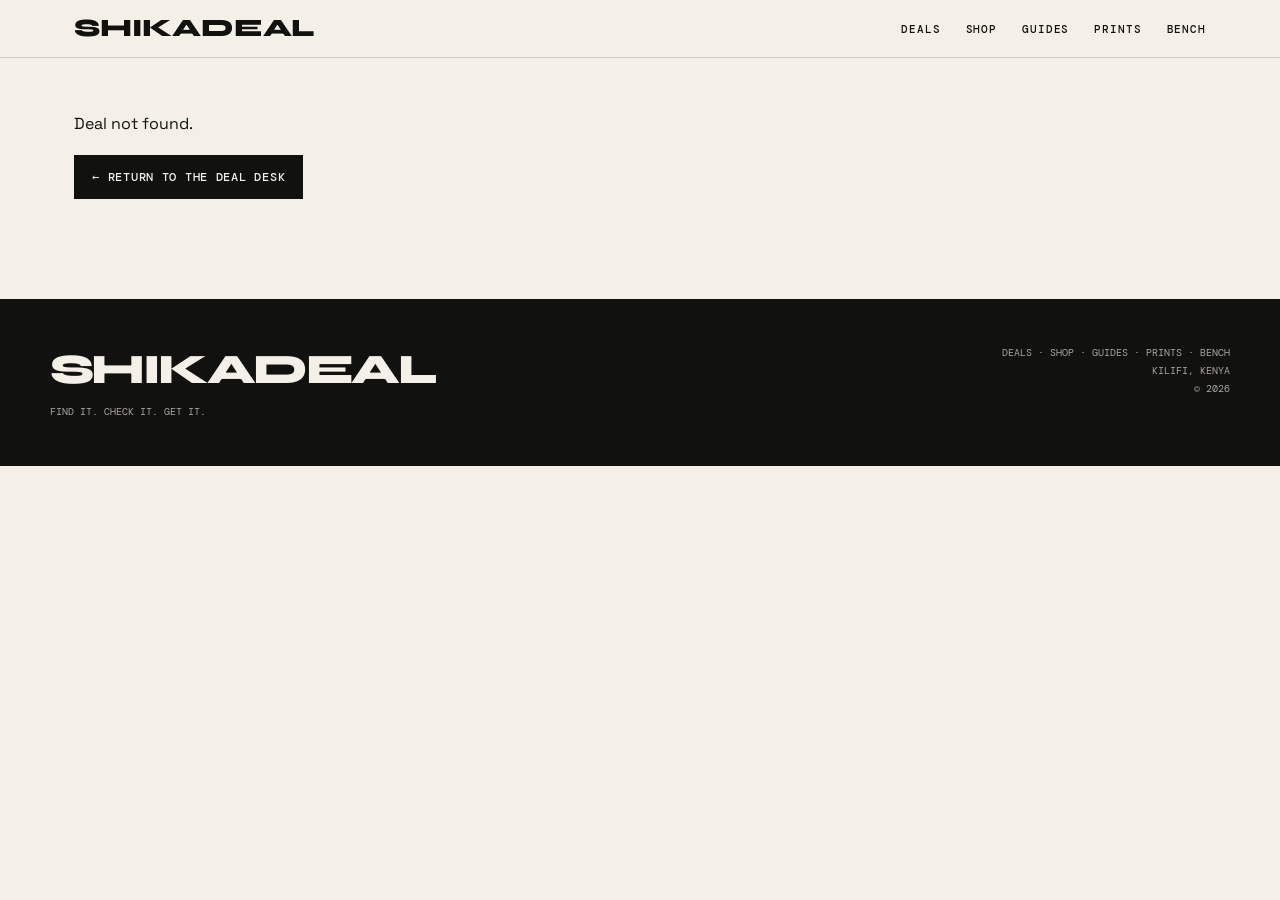
<file: deal.html>
<!DOCTYPE html><html lang="en"><head><meta charset="UTF-8"><meta name="viewport" content="width=device-width,initial-scale=1.0"><title>Deal — ShikaDeal</title><link rel="icon" href="favicon.ico">
<link rel="preconnect" href="https://fonts.googleapis.com">
<link href="https://fonts.googleapis.com/css2?family=DM+Mono:wght@400;500;600;700&family=Space+Grotesk:wght@400;500;600;700&family=Syne:wght@600;700;800&display=swap" rel="stylesheet">
<link rel="stylesheet" href="css/style.css"></head><body><header class="site-header"><nav class="nav"><a class="logo" href="index.html">SHIKADEAL</a><div class="nav-links"><a href="deals.html">Deals</a><a href="shop.html">Shop</a><a href="guides.html">Guides</a><a href="prints.html">Prints</a><a href="bench.html">Bench</a></div></nav></header><main class="wrap" id="app"><div class="error">Loading deal…</div></main><script>
const q=new URLSearchParams(location.search),slug=q.get('slug'),app=document.getElementById('app');
const esc=s=>String(s??'').replace(/[&<>"']/g,m=>({'&':'&amp;','<':'&lt;','>':'&gt;','"':'&quot;',"'":'&#039;'}[m]));
const money=(v,c='KSh')=>v===null||v===undefined||v===''?'—':`${c} ${Number(v).toLocaleString()}`;
const fmt=d=>d?new Date(d).toLocaleString('en-GB'):'—';
function dealStatus(d){if(d.status==='expired')return 'expired';if(['sold-out','sold','reserved','unavailable'].includes(d.status))return d.status;if(d.expiresAt&&new Date(d.expiresAt)<new Date())return 'expired';if(d.ebay&&d.ebay.endDate&&new Date(d.ebay.endDate)<new Date())return 'expired';return d.status||'active'}
function statusLabel(s){return s==='sold-out'||s==='sold'?'SOLD':s.replace(/-/g,' ').toUpperCase()}
function disabledAction(label,status,desc=''){return `<span class="action disabled-action"><strong>${label}</strong>${desc?`<p>${desc}</p>`:''}</span>`}
fetch('data/deals.json?v='+Date.now()).then(r=>r.json()).then(ds=>{const d=ds.find(x=>x.slug===slug);if(!d)throw Error('Deal not found');const st=dealStatus(d),inactive=['expired','sold-out','sold','reserved','unavailable'].includes(st);document.title=d.title+' — ShikaDeal';const statusNotice=inactive?`<div class="expired"><strong>${statusLabel(st)}</strong><br>${st==='expired'?'This listing is no longer active. The original deal button has been disabled.':'This item is no longer available. Item-specific purchase and enquiry actions have been disabled.'}</div>`:'';const actions=inactive?`${disabledAction(statusLabel(st),'', 'This deal is no longer available.')} ${d.guideUrl?disabledAction('GUIDE UNAVAILABLE','', 'The buying guide is retained for reference, but this deal cannot be purchased.') : ''}`:`${d.assistanceUrl?`<a class="action primary" href="${esc(d.assistanceUrl)}"><strong>Let ShikaDeal help</strong><p>Buying, shipping or importing assistance.</p></a>`:''}${d.guideUrl?`<a class="action secondary" href="${esc(d.guideUrl)}"><strong>Do it yourself</strong><p>Learn the process with the relevant ShikaDeal guide.</p></a>`:''}${d.sourceUrl?`<a class="action source" href="${esc(d.sourceUrl)}" target="_blank" rel="noopener"><strong>Original deal</strong><p>View the original listing or source.</p></a>`:''}`;app.innerHTML=`<a class="back" href="deals.html">← Back to Deal Desk</a><div class="kicker"><span>${d.type==='international'?'🌍 INTERNATIONAL FIND':'🇰🇪 KENYA DEAL'} · ${esc(d.category||'Deal')}</span></div><section class="deal-detail-hero"><div><h1>${esc(d.title)}</h1><p class="lede">${esc(d.summary||d.whyNoticed||'A ShikaDeal find checked before publication.')}</p><div class="checked">LAST CHECKED: ${fmt(d.lastChecked)} · STATUS: ${statusLabel(st)}</div></div>${d.image?`<img class="deal-detail-image" src="${esc(d.image)}" alt="${esc(d.title)}">`:''}</section>${statusNotice}<section class="numbers"><div class="number"><span class="label">Listing price</span><span class="value">${money(d.price,d.currency)}</span></div><div class="number"><span class="label">Shipping</span><span class="value">${money(d.shipping,d.currency)}</span></div><div class="number"><span class="label">Condition</span><span class="value">${esc(d.condition||'—')}</span></div><div class="number"><span class="label">Seller</span><span class="value">${esc(d.seller||'—')}</span></div><div class="number"><span class="label">Returns / warranty</span><span class="value">${esc(d.returns||'—')}</span></div><div class="number"><span class="label">Expires</span><span class="value">${fmt(d.expiresAt)}</span></div></section><section class="section"><h2>Why we noticed it</h2><p class="copy">${esc(d.whyNoticed||'—')}</p></section><section class="section"><h2>What we checked</h2><div class="checks">${(d.checked&&d.checked.length?d.checked:['Seller','Condition','Listing','Price','Shipping']).map(x=>`<div class="check">✓ ${esc(x)}</div>`).join('')}</div></section><section class="section"><h2>The catch</h2><div class="catch">${esc(d.theCatch||'No additional catch recorded.')}</div></section><section class="section"><h2>Our take</h2><p class="copy">${esc(d.ourTake||'—')}</p></section><section class="section"><h2>${inactive?'Deal status':'How do you want to get it?'}</h2><div class="actions">${actions}</div></section><a class="back deal-back-bottom" href="deals.html">← Back to Deal Desk</a>`}).catch(e=>{app.innerHTML='<div class="error">Deal not found.<br><br><a class="btn" href="deals.html">← Return to the Deal Desk</a></div>'});
</script><footer><div class="footer-inner"><div><div class="footer-logo">SHIKADEAL</div><div class="footer-meta footer-tagline">FIND IT. CHECK IT. GET IT.</div></div><div class="footer-meta footer-right">DEALS · SHOP · GUIDES · PRINTS · BENCH<br>KILIFI, KENYA<br>© <span class="footer-year"></span></div></div></footer><script>document.querySelector('.footer-year')?.replaceWith(String(new Date().getFullYear()));</script></body></html>
</file>
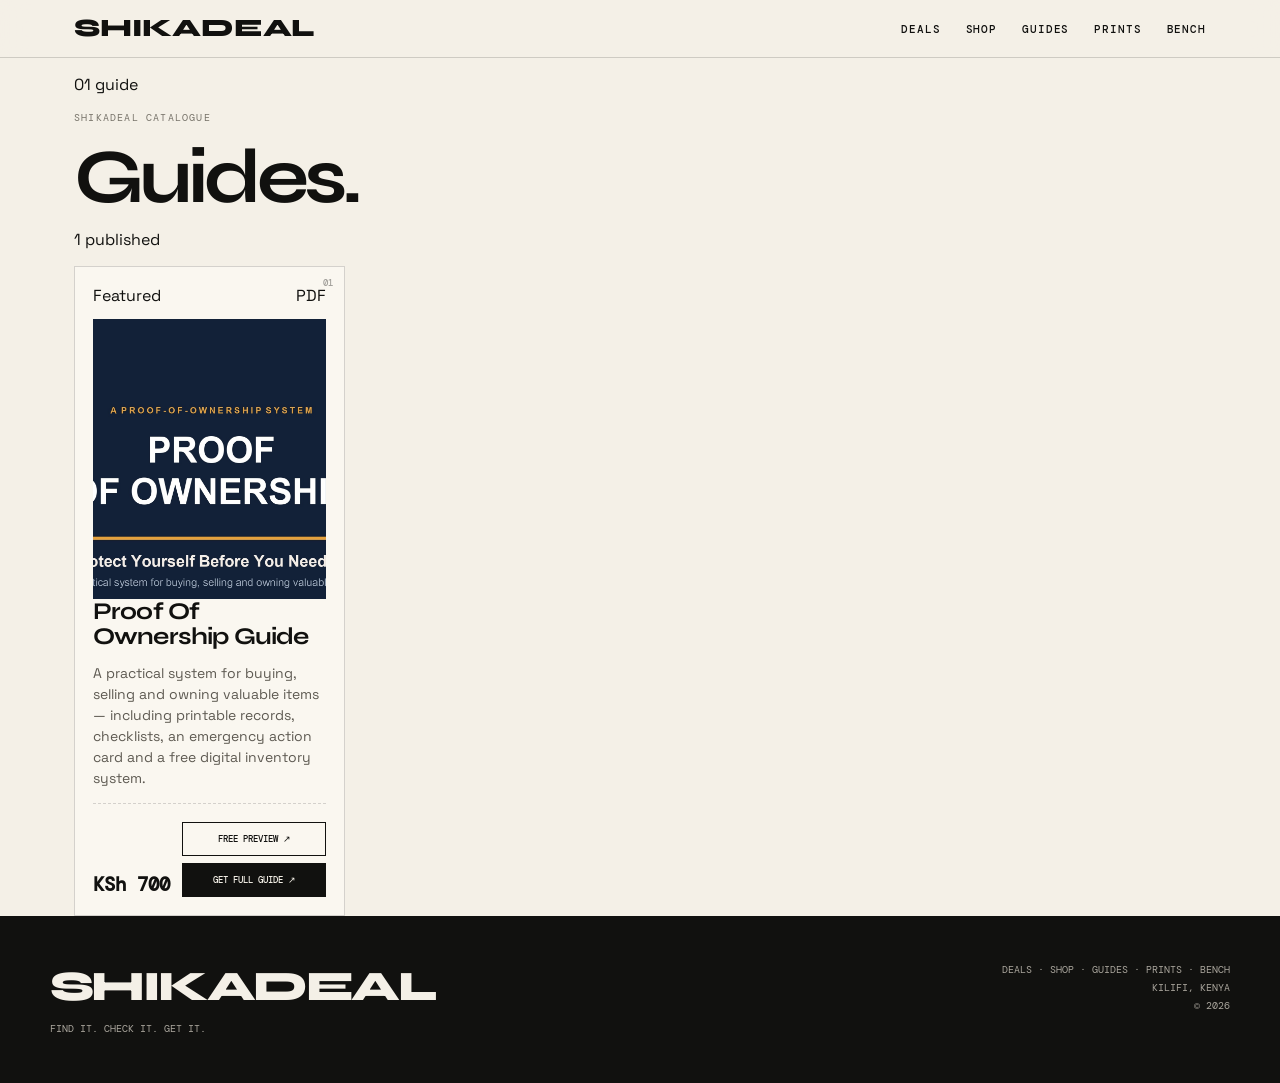
<file: guides.html>
<!DOCTYPE html><html lang="en"><head><meta charset="UTF-8"><meta name="viewport" content="width=device-width,initial-scale=1.0"><meta name="description" content="Guides — ShikaDeal"><title>Guides — ShikaDeal</title><link rel="icon" href="favicon.ico">
<link rel="preconnect" href="https://fonts.googleapis.com">
<link href="https://fonts.googleapis.com/css2?family=DM+Mono:wght@400;500;600;700&family=Space+Grotesk:wght@400;500;600;700&family=Syne:wght@600;700;800&display=swap" rel="stylesheet">
<link rel="stylesheet" href="css/style.css"></head><body><header><nav class="nav"><a class="logo" href="index.html">SHIKADEAL</a><div class="nav-links"><a href="deals.html">Deals</a><a href="shop.html">Shop</a><a href="guides.html">Guides</a><a href="prints.html">Prints</a><a href="bench.html">Bench</a></div></nav></header><main><div class="head"><div><p class="page-count" id="page-count">— guides</p><p class="eyebrow">ShikaDeal Catalogue</p><h2>Guides.</h2></div><p id="count">Loading…</p></div><div id="grid" class="grid"></div></main><footer><div class="footer-inner"><div><div class="footer-logo">SHIKADEAL</div><div class="footer-meta footer-tagline">FIND IT. CHECK IT. GET IT.</div></div><div class="footer-meta footer-right">DEALS · SHOP · GUIDES · PRINTS · BENCH<br>KILIFI, KENYA<br>© <span class="footer-year"></span></div></div></footer><script>
const grid=document.getElementById('grid'),count=document.getElementById('count'),pageCount=document.getElementById('page-count');const esc=s=>String(s??'').replace(/[&<>"']/g,m=>({'&':'&amp;','<':'&lt;','>':'&gt;','"':'&quot;',"'":'&#039;'}[m]));fetch('data/guides.json?v='+Date.now()).then(r=>r.json()).then(items=>{items=(Array.isArray(items)?items:[]).filter(x=>x.status==='published').sort((a,b)=>Number(!!b.featured)-Number(!!a.featured)||new Date(b.updatedAt||0)-new Date(a.updatedAt||0));count.textContent=`${items.length} published`;if(pageCount)pageCount.textContent=`${String(items.length).padStart(2,'0')} ${items.length===1?'guide':'guides'}`;grid.innerHTML=items.length?items.map((g,i)=>`<article class="card guide"><span class="card-number">${String(i+1).padStart(2,'0')}</span><div class="meta"><span>${esc(g.featured?'Featured':'Guide')}</span><span>${esc(g.type||'PDF')}</span></div>${g.coverImage?`<a class="guide-cover-link" href="${esc(g.previewUrl||g.url||'#')}" target="_blank" rel="noopener"><img class="guide-cover" src="${esc(g.coverImage)}" alt="${esc(g.title)}" loading="lazy"></a>`:''}<h3><a class="card-title-link" href="${esc(g.previewUrl||g.url||'#')}" target="_blank" rel="noopener">${esc(g.title||'Untitled guide')}</a></h3><p>${esc(g.description||'')}</p><div class="guide-actions-row"><strong class="guide-price">KSh ${Number(g.price||0).toLocaleString()}</strong><div class="guide-actions">${g.previewUrl?`<a class="guide-preview-btn" href="${esc(g.previewUrl)}" target="_blank" rel="noopener">FREE PREVIEW ↗</a>`:''}${g.url?`<a class="guide-buy-btn" href="${esc(g.url)}" target="_blank" rel="noopener">GET FULL GUIDE ↗</a>`:''}</div></div></article>`).join(''):'<div class="empty">No published guides yet.</div>'}).catch(()=>grid.innerHTML='<div class="empty">The guide catalogue is temporarily unavailable.</div>');
document.querySelector('.footer-year')?.replaceWith(String(new Date().getFullYear()));
</script></body></html>
</file>
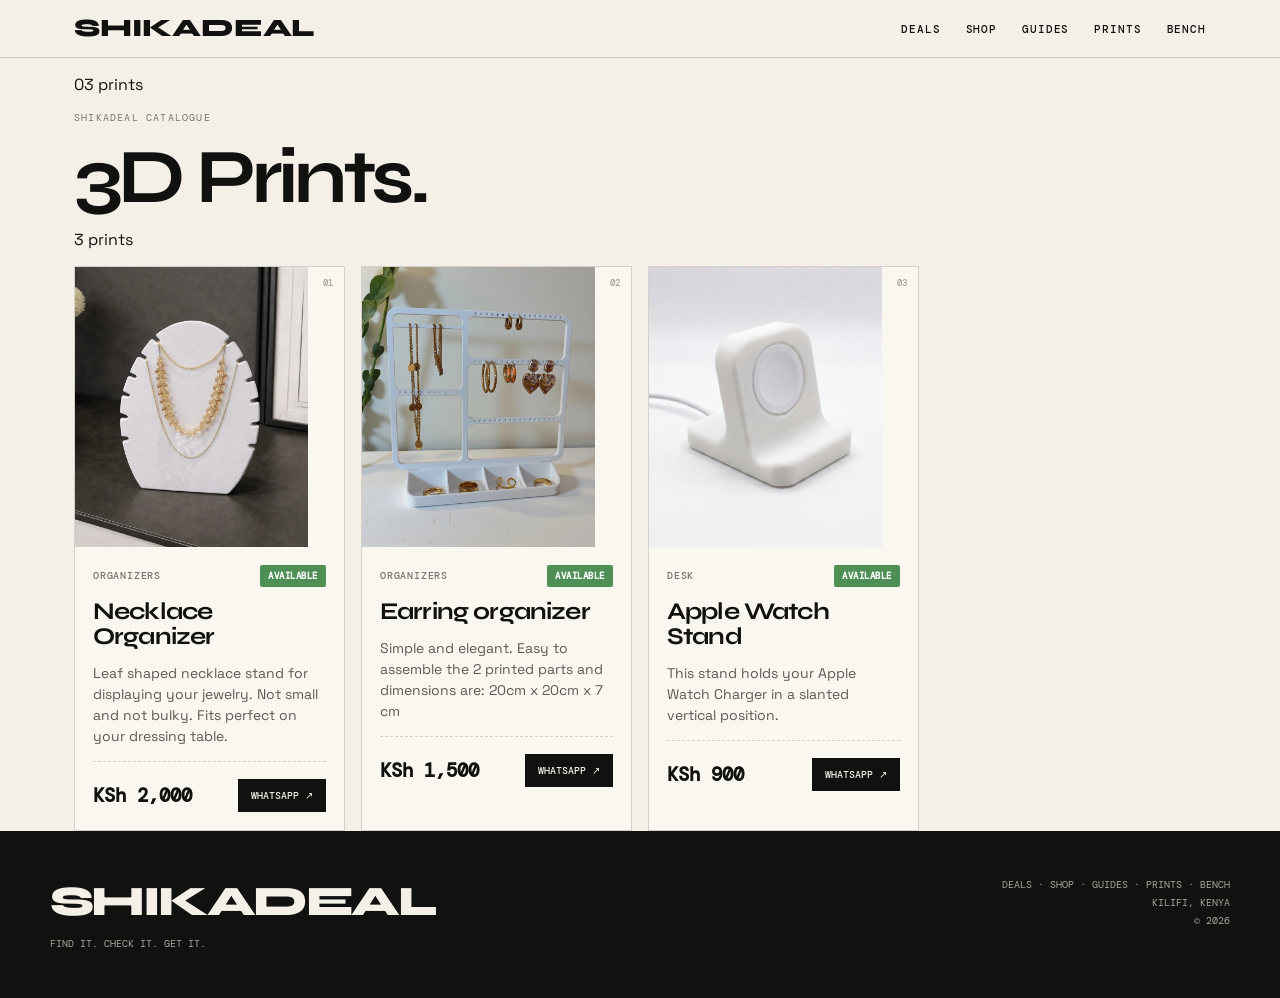
<file: prints.html>
<!DOCTYPE html><html lang="en"><head><meta charset="UTF-8"><meta name="viewport" content="width=device-width,initial-scale=1.0"><meta name="description" content="3D Prints — ShikaDeal"><title>3D Prints — ShikaDeal</title><link rel="icon" href="favicon.ico">
<link rel="preconnect" href="https://fonts.googleapis.com">
<link href="https://fonts.googleapis.com/css2?family=DM+Mono:wght@400;500;600;700&family=Space+Grotesk:wght@400;500;600;700&family=Syne:wght@600;700;800&display=swap" rel="stylesheet">
<link rel="stylesheet" href="css/style.css"></head><body><header><nav class="nav"><a class="logo" href="index.html">SHIKADEAL</a><div class="nav-links"><a href="deals.html">Deals</a><a href="shop.html">Shop</a><a href="guides.html">Guides</a><a href="prints.html">Prints</a><a href="bench.html">Bench</a></div></nav></header><main><div class="head"><div><p class="page-count" id="page-count">— prints</p><p class="eyebrow">ShikaDeal Catalogue</p><h2>3D Prints.</h2></div><p id="count">Loading…</p></div><div id="grid" class="grid"></div></main><footer><div class="footer-inner"><div><div class="footer-logo">SHIKADEAL</div><div class="footer-meta footer-tagline">FIND IT. CHECK IT. GET IT.</div></div><div class="footer-meta footer-right">DEALS · SHOP · GUIDES · PRINTS · BENCH<br>KILIFI, KENYA<br>© <span class="footer-year"></span></div></div></footer><script>
const grid=document.getElementById('grid'),count=document.getElementById('count'),pageCount=document.getElementById('page-count');const esc=s=>String(s??'').replace(/[&<>"']/g,m=>({'&':'&amp;','<':'&lt;','>':'&gt;','"':'&quot;',"'":'&#039;'}[m]));const wa='254795761999';function waUrl(name,price){return `https://wa.me/${wa}?text=${encodeURIComponent(`Hi ShikaDeal, I'm interested in ${name} (KSh ${Number(price||0).toLocaleString()}). Is it still available?`)}`}fetch('data/prints.json?v='+Date.now()).then(r=>r.json()).then(items=>{items=(Array.isArray(items)?items:[]).filter(x=>x.status!=='hidden').sort((a,b)=>Number(!!b.featured)-Number(!!a.featured)||new Date(b.updatedAt||0)-new Date(a.updatedAt||0));count.textContent=`${items.length} prints`;if(pageCount)pageCount.textContent=`${String(items.length).padStart(2,'0')} ${items.length===1?'print':'prints'}`;grid.innerHTML=items.length?items.map((p,i)=>`<article class="card print"><span class="card-number">${String(i+1).padStart(2,'0')}</span>${p.images?.[0]?`<img class="card-image" src="${esc(p.images[0])}" alt="${esc(p.name)}" loading="lazy">`:''}<div class="meta"><span class="status-badge ${p.status==='available'?'status-available':'status-unavailable'}">${esc((p.status||'available').replace(/-/g,' ').toUpperCase())}</span><span class="condition">${esc(p.category||'3D PRINT')}</span></div><h3>${esc(p.name||'Untitled print')}</h3><p>${esc(p.description||'')}</p><div class="print-card-footer"><strong class="print-price">KSh ${Number(p.price||0).toLocaleString()}</strong>${p.status==='available'?`<a class="whatsapp-btn" href="${waUrl(p.name,p.price)}" target="_blank" rel="noopener">WhatsApp ↗</a>`:`<span class="whatsapp-btn status-action disabled">${esc(p.status||'Unavailable').toUpperCase()}</span>`}</div></article>`).join(''):'<div class="empty">No prints listed yet.</div>'}).catch(()=>grid.innerHTML='<div class="empty">The print catalogue is temporarily unavailable.</div>');
document.querySelector('.footer-year')?.replaceWith(String(new Date().getFullYear()));
</script></body></html>
</file>
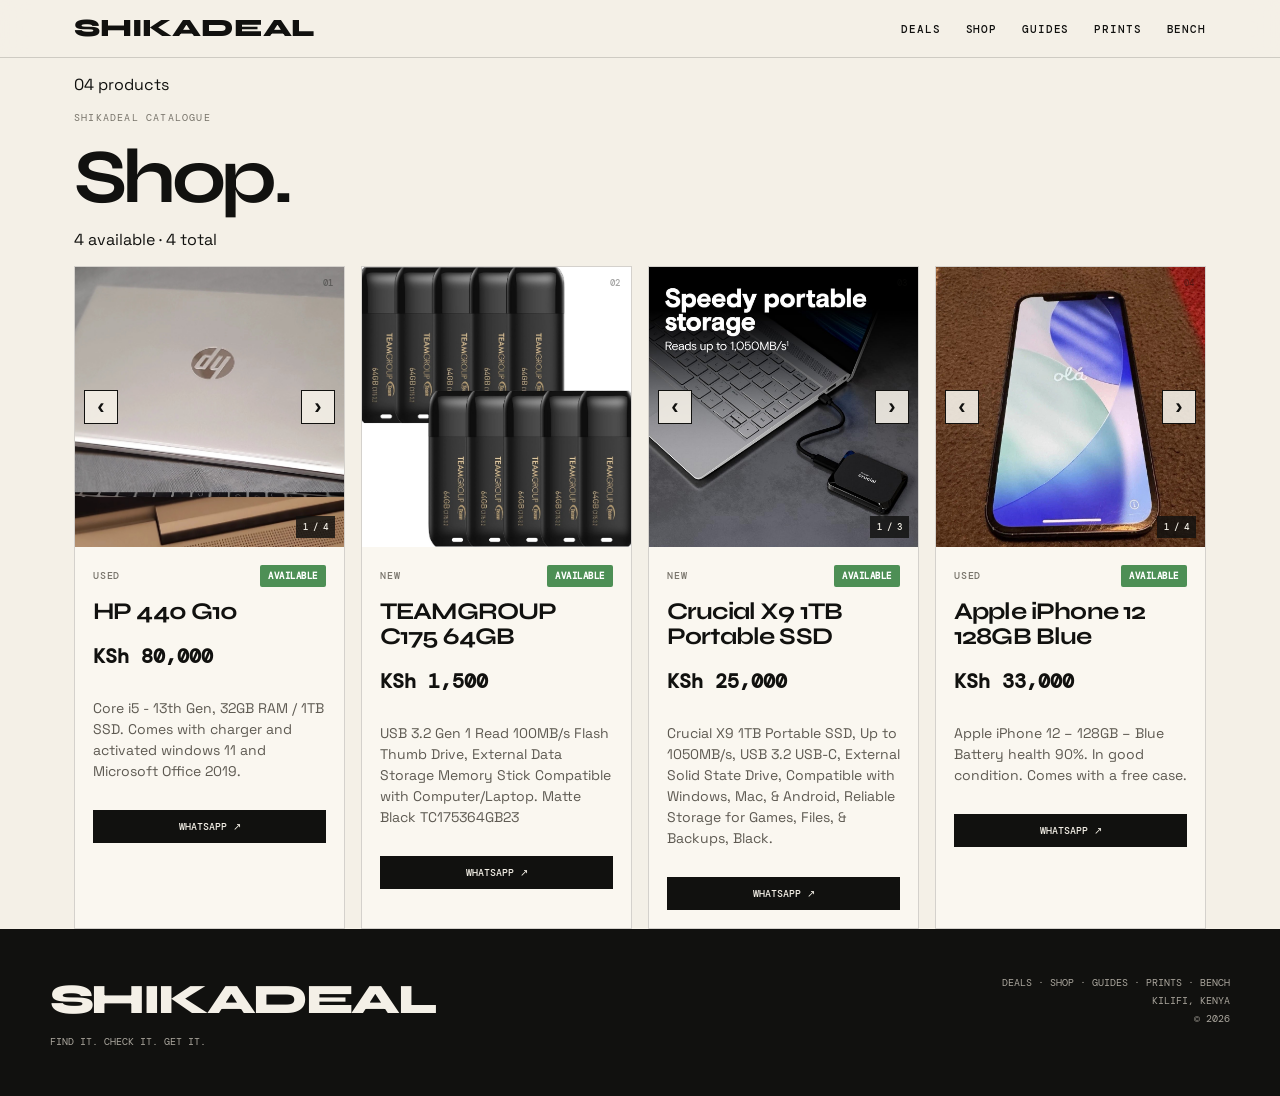
<file: shop.html>
<!DOCTYPE html><html lang="en"><head><meta charset="UTF-8"><meta name="viewport" content="width=device-width,initial-scale=1.0"><meta name="description" content="Shop — ShikaDeal"><title>Shop — ShikaDeal</title><link rel="icon" href="favicon.ico">
<link rel="preconnect" href="https://fonts.googleapis.com">
<link href="https://fonts.googleapis.com/css2?family=DM+Mono:wght@400;500;600;700&family=Space+Grotesk:wght@400;500;600;700&family=Syne:wght@600;700;800&display=swap" rel="stylesheet">
<link rel="stylesheet" href="css/style.css"></head><body><header><nav class="nav"><a class="logo" href="index.html">SHIKADEAL</a><div class="nav-links"><a href="deals.html">Deals</a><a href="shop.html">Shop</a><a href="guides.html">Guides</a><a href="prints.html">Prints</a><a href="bench.html">Bench</a></div></nav></header><main><div class="head"><div><p class="page-count" id="page-count">— products</p><p class="eyebrow">ShikaDeal Catalogue</p><h2>Shop.</h2></div><p id="count">Loading…</p></div><div id="grid" class="grid"></div></main><footer><div class="footer-inner"><div><div class="footer-logo">SHIKADEAL</div><div class="footer-meta footer-tagline">FIND IT. CHECK IT. GET IT.</div></div><div class="footer-meta footer-right">DEALS · SHOP · GUIDES · PRINTS · BENCH<br>KILIFI, KENYA<br>© <span class="footer-year"></span></div></div></footer><script>
const grid=document.getElementById('grid'),count=document.getElementById('count'),pageCount=document.getElementById('page-count');const esc=s=>String(s??'').replace(/[&<>"']/g,m=>({'&':'&amp;','<':'&lt;','>':'&gt;','"':'&quot;',"'":'&#039;'}[m]));const wa='254795761999';
function waUrl(name,price){return `https://wa.me/${wa}?text=${encodeURIComponent(`Hi ShikaDeal, I'm interested in ${name} (KSh ${Number(price||0).toLocaleString()}). Is it still available?`)}`}
function statusLabel(status){if(status==='sold')return 'SOLD';if(status==='reserved')return 'RESERVED';if(status==='unavailable')return 'UNAVAILABLE';return 'AVAILABLE'}
function galleryHtml(images,name,id){if(!Array.isArray(images)||!images.length)return '';return `<div class="product-gallery" data-gallery="${id}">${images.map((src,i)=>`<img src="${esc(src)}" alt="${esc(name)} — image ${i+1}" loading="${i?'lazy':'eager'}" data-gallery-image="${id}" data-index="${i}" class="${i===0?'active':''}">`).join('')}${images.length>1?`<button class="gallery-arrow gallery-prev" type="button" aria-label="Previous image" data-gallery-prev="${id}">‹</button><button class="gallery-arrow gallery-next" type="button" aria-label="Next image" data-gallery-next="${id}">›</button><div class="gallery-count" data-gallery-count="${id}">1 / ${images.length}</div>`:''}</div>`}
function initGalleries(){document.querySelectorAll('.product-gallery').forEach(g=>{const imgs=[...g.querySelectorAll('img')];let idx=0;const countEl=g.querySelector('.gallery-count');const go=n=>{idx=(n+imgs.length)%imgs.length;const target=imgs[idx];g.scrollTo({left:target.offsetLeft,behavior:'smooth'});imgs.forEach((im,i)=>im.classList.toggle('active',i===idx));if(countEl)countEl.textContent=`${idx+1} / ${imgs.length}`};g.querySelector('[data-gallery-prev]')?.addEventListener('click',e=>{e.preventDefault();e.stopPropagation();go(idx-1)});g.querySelector('[data-gallery-next]')?.addEventListener('click',e=>{e.preventDefault();e.stopPropagation();go(idx+1)});g.addEventListener('scroll',()=>{const n=imgs.reduce((best,im,i)=>Math.abs(im.offsetLeft-g.scrollLeft)<Math.abs(imgs[best].offsetLeft-g.scrollLeft)?i:best,0);if(n!==idx){idx=n;if(countEl)countEl.textContent=`${idx+1} / ${imgs.length}`}}, {passive:true});imgs.forEach((img,i)=>img.addEventListener('click',()=>openLightbox(imgs,i)));})}
let lightbox,lightboxImg,lightboxCounter,lightboxThumbs,currentImages=[],currentIndex=0;
function buildLightbox(){if(document.getElementById('shop-lightbox')){lightbox=document.getElementById('shop-lightbox');lightboxImg=document.getElementById('shop-lightbox-img');lightboxCounter=document.getElementById('shop-lightbox-counter');lightboxThumbs=document.getElementById('shop-lightbox-thumbs');return}document.body.insertAdjacentHTML('beforeend',`<div class="lightbox" id="shop-lightbox"><div class="lightbox-topbar"><button class="lightbox-close" id="shop-lightbox-close" aria-label="Close">×</button><div class="lightbox-counter" id="shop-lightbox-counter"></div><span class="lightbox-spacer"></span></div><div class="lightbox-content"><div class="lightbox-stage"><button class="lightbox-arrow lightbox-prev" id="shop-lightbox-prev">‹</button><img id="shop-lightbox-img" alt=""><button class="lightbox-arrow lightbox-next" id="shop-lightbox-next">›</button></div><div class="lightbox-thumbs" id="shop-lightbox-thumbs"></div></div></div>`);lightbox=document.getElementById('shop-lightbox');lightboxImg=document.getElementById('shop-lightbox-img');lightboxCounter=document.getElementById('shop-lightbox-counter');lightboxThumbs=document.getElementById('shop-lightbox-thumbs');document.getElementById('shop-lightbox-close').onclick=closeLightbox;document.getElementById('shop-lightbox-prev').onclick=()=>showLightbox((currentIndex-1+currentImages.length)%currentImages.length);document.getElementById('shop-lightbox-next').onclick=()=>showLightbox((currentIndex+1)%currentImages.length);lightbox.onclick=e=>{if(e.target===lightbox)closeLightbox()};document.addEventListener('keydown',e=>{if(!lightbox.classList.contains('open'))return;if(e.key==='Escape')closeLightbox();if(e.key==='ArrowLeft')showLightbox((currentIndex-1+currentImages.length)%currentImages.length);if(e.key==='ArrowRight')showLightbox((currentIndex+1)%currentImages.length)})}
function openLightbox(images,index){buildLightbox();currentImages=images;currentIndex=index;lightboxThumbs.innerHTML='';images.forEach((img,i)=>{const t=document.createElement('img');t.src=img.src;t.alt=img.alt;t.onclick=e=>{e.stopPropagation();showLightbox(i)};lightboxThumbs.appendChild(t)});lightbox.classList.add('open');document.body.style.overflow='hidden';showLightbox(index)}
function showLightbox(i){if(!currentImages.length)return;currentIndex=i;lightboxImg.src=currentImages[i].src;lightboxImg.alt=currentImages[i].alt;lightboxCounter.textContent=`Gallery (${i+1} of ${currentImages.length})`;[...lightboxThumbs.children].forEach((t,n)=>t.classList.toggle('active',n===i));const multi=currentImages.length>1;document.getElementById('shop-lightbox-prev').style.display=multi?'flex':'none';document.getElementById('shop-lightbox-next').style.display=multi?'flex':'none'}
function closeLightbox(){lightbox?.classList.remove('open');document.body.style.overflow=''}
fetch('data/products.json?v='+Date.now()).then(r=>{if(!r.ok)throw new Error('Products request failed: '+r.status);return r.json()}).then(items=>{items=Array.isArray(items)?items:[];items.sort((a,b)=>Number(!!b.featured)-Number(!!a.featured)||Number(a.status==='sold')-Number(b.status==='sold'));const available=items.filter(x=>x.status!=='sold');count.textContent=`${available.length} available · ${items.length} total`;if(pageCount)pageCount.textContent=`${String(items.length).padStart(2,'0')} ${items.length===1?'product':'products'}`;grid.innerHTML=items.length?items.map((p,i)=>{const st=p.status||'available',dead=st!=='available';const cta=dead?`<span class="whatsapp-btn status-action disabled">${statusLabel(st)}</span>`:`<a class="whatsapp-btn" href="${waUrl(p.name,p.price)}" target="_blank" rel="noopener">WhatsApp ↗</a>`;return `<article class="card product-card" data-status="${esc(st)}"><span class="card-number">${String(i+1).padStart(2,'0')}</span>${galleryHtml(p.images,p.name,i)}<div class="meta">${p.condition?`<span class="condition">${esc(p.condition)}</span>`:''}<span class="status-badge ${dead?'status-unavailable':'status-available'}">${statusLabel(st)}</span></div><h3>${esc(p.name||'Unnamed product')}</h3><div class="price">KSh ${Number(p.price||0).toLocaleString()}</div><p class="take">${esc(p.description||'')}</p>${cta}</article>`}).join(''):'<div class="empty">No shop items yet.</div>';buildLightbox();initGalleries()}).catch(()=>grid.innerHTML='<div class="empty">The shop is temporarily unavailable.</div>');const fy=document.querySelector('.footer-year'); if(fy) fy.textContent=new Date().getFullYear();
</script></body></html>
</file>
<file: css/style.css>
:root{
  --ink:#11110f;
  --ink2:#191916;
  --paper:#f4f0e7;
  --paper2:#e8e1d4;
  --acid:#d7ff3f;
  --orange:#ff5a36;
  --blue:#7de2d1;
  --muted:#77736a;
  --line:rgba(17,17,15,.16);
  --darkline:rgba(244,240,231,.16);
}

*{
  box-sizing:border-box;
}

html{
  scroll-behavior:smooth;
  overflow-x:hidden;
  width:100%;
}

body{
  margin:0;
  background:var(--paper);
  color:var(--ink);
  font-family:'Space Grotesk',sans-serif;
}

a{
  color:inherit;
}

button{
  font:inherit;
}

.mono,
.eyebrow,
.nav-meta,
.deal-meta,
.score-label,
.stock-label,
.footer-meta{
  font-family:'DM Mono',monospace;
}


/* =========================================================
   HEADER
========================================================= */

.site-header{
  position:sticky;
  top:0;
  z-index:50;
  background:rgba(244,240,231,.93);
  backdrop-filter:blur(14px);
  border-bottom:1px solid var(--line);
}

.nav{
  max-width:1180px;
  margin:auto;
  padding:16px 24px;
  display:flex;
  align-items:center;
  justify-content:space-between;
  gap:28px;
}

.logo{
  font-family:'Syne',sans-serif;
  font-weight:800;
  font-size:25px;
  letter-spacing:-.2px;
  text-decoration:none;
}

.nav-links{
  display:flex;
  gap:25px;
  align-items:center;
}

.nav-links a{
  font-family:'DM Mono',monospace;
  font-size:11px;
  text-decoration:none;
  text-transform:uppercase;
  letter-spacing:.08em;
}

.nav-links a:hover{
  text-decoration:underline;
  text-underline-offset:5px;
}

.nav-cta{
  background:var(--ink);
  color:var(--paper);
  padding:9px 13px;
  border-radius:2px;
}


/* =========================================================
   HERO
========================================================= */

.hero{
  max-width:1180px;
  margin:auto;
  padding:76px 24px 54px;
  display:grid;
  grid-template-columns:1.25fr .75fr;
  gap:48px;
  min-height:690px;
  align-items:end;
}

.hero-kicker{
  font:500 12px 'DM Mono',monospace;
  text-transform:uppercase;
  letter-spacing:.1em;
  margin-bottom:20px;
}

.hero h1{
  font-family:'Syne',sans-serif;
  font-size:clamp(64px,10vw,142px);
  line-height:.83;
  letter-spacing:-.075em;
  margin:0;
  max-width:850px;
}

.hero h1 em{
  font-style:normal;
  color:var(--orange);
}

.hero-sub{
  font-size:20px;
  line-height:1.45;
  max-width:620px;
  margin:30px 0;
}

.hero-actions{
  display:flex;
  gap:10px;
  flex-wrap:wrap;
}

.btn{
  display:inline-flex;
  align-items:center;
  justify-content:center;
  gap:10px;
  padding:13px 17px;
  background:var(--ink);
  color:var(--paper);
  text-decoration:none;
  font:500 12px 'DM Mono',monospace;
  text-transform:uppercase;
  letter-spacing:.06em;
  border:1px solid var(--ink);
  cursor:pointer;
}

.btn:hover{
  transform:translateY(-2px);
}

.btn.alt{
  background:transparent;
  color:var(--ink);
}

.hero-ticket{
  align-self:start;
  margin-top:15px;
  border:1px solid var(--ink);
  background:var(--paper2);
  padding:20px;
  transform:rotate(2deg);
  box-shadow:10px 10px 0 var(--ink);
}

.ticket-top{
  display:flex;
  justify-content:space-between;
  font:500 11px 'DM Mono',monospace;
}

.ticket-brand{
  font-family:'Syne',sans-serif;
  font-size:29px;
}

.ticket-rule{
  border:0;
  border-top:1px dashed var(--ink);
  margin:20px 0;
}

.stamp{
  display:inline-block;
  border:2px solid var(--orange);
  color:var(--orange);
  padding:5px 8px;
  font:700 11px 'DM Mono',monospace;
  transform:rotate(-2deg);
}

.ticket-copy{
  font-size:16px;
  line-height:1.5;
  margin:18px 0 0;
}


/* =========================================================
   MARQUEE
========================================================= */

.marquee{
  background:var(--acid);
  border-top:2px solid var(--ink);
  border-bottom:2px solid var(--ink);
  overflow:hidden;
  white-space:nowrap;
}

.marquee-inner{
  display:inline-block;
  padding:13px 0;
  font:700 13px 'DM Mono',monospace;
  text-transform:uppercase;
  letter-spacing:.08em;
  animation:scroll 28s linear infinite;
}

.marquee-inner span{
  margin:0 22px;
}

@keyframes scroll{
  to{
    transform:translateX(-30%);
  }
}


/* =========================================================
   SECTIONS
========================================================= */
/* =========================================================
   HOMEPAGE DIRECTORY
========================================================= */
.home-directory{
  max-width:1180px;
  margin:0 auto;
  padding:18px 24px 0;
}
.home-directory-inner{
  display:grid;
  grid-template-columns:repeat(5,1fr);
  gap:8px;
}
.directory-card{
  min-width:0;
  border:1px solid var(--line);
  padding:15px 14px 14px;
  color:var(--ink);
  text-decoration:none;
  background:var(--paper);
  display:flex;
  flex-direction:column;
  gap:6px;
  transition:transform .2s ease,background .2s ease;
}
.directory-card:hover{transform:translateY(-2px);background:var(--paper2);}
.directory-number{font:500 9px 'DM Mono',monospace;color:var(--muted);}
.directory-card strong{font:700 14px 'DM Mono',monospace;letter-spacing:.03em;}
.directory-card span:last-child{font:500 9px 'DM Mono',monospace;text-transform:uppercase;color:var(--muted);}
.directory-card b{color:var(--ink);}

.section-head-side{
  max-width:430px;
  display:flex;
  flex-direction:column;
  align-items:flex-start;
  gap:18px;
}
.section-view-all{
  display:inline-flex;
  width:max-content;
  padding:10px 12px;
  border:1px solid currentColor;
  font:700 10px 'DM Mono',monospace;
  text-decoration:none;
  text-transform:uppercase;
}
.section-view-all:hover{transform:translateY(-2px);}
.empty-featured-card{
  grid-column:1/-1;
  min-height:260px!important;
}


.section{
  max-width:1180px;
  margin:auto;
  padding:100px 24px;
}

.section.dark{
  max-width:none;
  background:var(--ink);
  color:var(--paper);
}

.section.dark > .section-inner{
  max-width:1180px;
  margin:auto;
}

.section.tint{
  max-width:none;
  background:var(--paper2);
}

.section.tint > .section-inner{
  max-width:1180px;
  margin:auto;
}

.eyebrow{
  font-size:10px;
  text-transform:uppercase;
  letter-spacing:.12em;
  color:var(--muted);
  margin:0 0 18px;
}

.dark .eyebrow{
  color:#aaa69d;
}

.section-head{
  display:flex;
  justify-content:space-between;
  align-items:end;
  gap:30px;
  border-bottom:1px solid var(--line);
  padding-bottom:22px;
  margin-bottom:35px;
}

.dark .section-head{
  border-color:var(--darkline);
}

h2{
  font-family:'Syne',sans-serif;
  font-size:clamp(42px,6vw,78px);
  line-height:.92;
  letter-spacing:-.06em;
  margin:0;
  max-width:760px;
}

.section-intro{
  max-width:420px;
  line-height:1.55;
  margin:0;
}


/* =========================================================
   DEALS
========================================================= */

.deal-board{
  display:grid;
  grid-template-columns:repeat(4,1fr);
  gap:16px;
}

.deal-card{
  min-height:390px;
  border:1px solid var(--darkline);
  padding:22px;
  display:flex;
  flex-direction:column;
  justify-content:space-between;
  position:relative;
  overflow:hidden;
}

.deal-card.featured{
  background:var(--paper);
  color:var(--ink);
  min-height:390px;
}

.deal-card.placeholder{
  background:#24241f;
}

.deal-card.placeholder:after{
  content:'DEALS ENGINE → NEXT';
  position:absolute;
  right:-42px;
  top:48%;
  font:700 10px 'DM Mono',monospace;
  transform:rotate(-90deg);
  color:#656158;
}

.deal-meta{
  font-size:10px;
  text-transform:uppercase;
  letter-spacing:.08em;
  display:flex;
  justify-content:space-between;
  gap:10px;
}

.deal-card h3{
  font-family:'Syne',sans-serif;
  font-size:clamp(30px,4vw,58px);
  line-height:.92;
  letter-spacing:-.055em;
  margin:30px 0 10px;
}

.deal-card:not(.featured) h3{
  font-size:34px;
}

.deal-card p{
  line-height:1.5;
  color:#a8a49a;
}

.featured p{
  color:#555149;
}

.deal-home-image{
  display:block;
  width:calc(100% + 44px);
  height:155px;
  margin:-22px -22px 18px;
  padding:10px;
  box-sizing:border-box;
  object-fit:contain;
  background:var(--paper2);
  border-bottom:1px solid var(--line);
}

.deal-home-catch{
  margin-top:14px;
  padding:10px 12px;
  border-left:3px solid var(--orange);
  background:rgba(0,0,0,.035);
  font-size:12px!important;
}

.deal-home-actions{
  display:flex;
  flex-wrap:wrap;
  gap:8px;
  margin-top:16px;
}

.deal-home-actions a{
  display:inline-flex;
  align-items:center;
  width:max-content;
  padding:9px 11px;
  text-decoration:none;
  border:1px solid var(--ink);
  color:var(--ink);
  font:700 9px 'DM Mono',monospace;
  text-transform:uppercase;
  letter-spacing:.04em;
}

.deal-home-actions a.primary{
  background:var(--ink);
  color:var(--paper);
}

.deal-home-actions a.text-link{
  border-color:transparent;
  padding-left:0;
}

.score{
  display:flex;
  align-items:end;
  justify-content:space-between;
  border-top:1px dashed currentColor;
  padding-top:15px;
}

.score-number{
  font:700 34px 'DM Mono',monospace;
}

.score-label{
  font-size:10px;
  text-transform:uppercase;
  max-width:100px;
  text-align:right;
}

.deal-note{
  font:500 12px 'DM Mono',monospace;
  text-transform:uppercase;
}

.deal-cta{
  display:inline-flex;
  margin-top:14px;
  font:500 11px 'DM Mono',monospace;
  text-transform:uppercase;
  text-decoration:none;
  width:max-content;
}

.deal-cta:hover{
  text-decoration:underline;
}


/* =========================================================
   GENERAL GRIDS / CARDS
========================================================= */

.shop-grid{
  display:grid;
  grid-template-columns:repeat(4,1fr);
  gap:16px;
}

.shop-intro{
  grid-column:span 3;
  display:flex;
  justify-content:space-between;
  align-items:center;
  padding:18px 0;
  border-bottom:1px solid var(--line);
  margin-bottom:8px;
}

.shop-intro strong{
  font-family:'Syne',sans-serif;
  font-size:26px;
}

.grid{
  display:grid;
  grid-template-columns:repeat(4,1fr);
  gap:16px;
}

.card{
  border:1px solid var(--line);
  background:#faf7f0;
  padding:18px;
  position:relative;
}

.product-card{
  display:flex;
  flex-direction:column;
}

.product-gallery{
  display:flex;
  overflow-x:auto;
  overflow-y:hidden;
  height:220px;
  background:var(--paper2);
  margin:-18px -18px 18px;
  scroll-snap-type:x mandatory;
  -webkit-overflow-scrolling:touch;
  scrollbar-width:none;
  touch-action:pan-x;
  overscroll-behavior:contain;
}

.product-gallery::-webkit-scrollbar{
  display:none;
}

.product-gallery img{
  width:100%;
  min-width:100%;
  height:220px;
  object-fit:cover;
  scroll-snap-align:start;
  cursor:pointer;
}

.gallery-dots{
  display:flex;
  gap:5px;
  margin:-12px 0 12px;
}

.gallery-dots span{
  width:6px;
  height:6px;
  border-radius:50%;
  background:#bbb;
  cursor:pointer;
}

.gallery-dots span.active{
  background:var(--ink);
}

.tag-corner{
  position:absolute;
  right:12px;
  top:12px;
  padding:5px 7px;
  background:var(--acid);
  font:700 9px 'DM Mono',monospace;
  z-index:2;
}

.card h3{
  font-family:'Syne',sans-serif;
  font-size:28px;
  line-height:1;
  margin:0 0 9px;
  letter-spacing:-.04em;
}

.card p{
  font-size:14px;
  line-height:1.5;
  color:#5e5a52;
}

.condition{
  font:500 10px 'DM Mono',monospace!important;
  text-transform:uppercase;
  letter-spacing:.08em;
}

.price{
  font:700 20px 'DM Mono',monospace;
  margin:10px 0 15px;
}

.whatsapp-btn{
  display:inline-flex;
  width:max-content;
  padding:10px 13px;
  text-decoration:none;
  background:var(--ink);
  color:var(--paper);
  font:500 10px 'DM Mono',monospace;
  text-transform:uppercase;
}


/* =========================================================
   GUIDES
========================================================= */

.guides-grid{
  display:grid;
  grid-template-columns:repeat(4,1fr);
  gap:16px;
}

.guide-card{
  border:1px solid var(--line);
  background:var(--paper);
  padding:0;
  position:relative;
  overflow:hidden;
  display:flex;
  flex-direction:column;
}

.guide-card.featured-guide{
  border-color:var(--ink);
}

.guide-cover-link{
  display:block;
  background:var(--paper2);
  overflow:hidden;
  text-decoration:none;
}

.guide-cover{
  width:100%;
  aspect-ratio:16 / 10;
  object-fit:cover;
  display:block;
  transition:transform .25s ease;
}

.guide-cover-link:hover .guide-cover{
  transform:scale(1.025);
}

.guide-cover-placeholder{
  width:100%;
  aspect-ratio:16 / 10;
  background:var(--ink);
  color:var(--paper);
  display:flex;
  align-items:center;
  justify-content:center;
  text-align:center;
  padding:30px;
  font:700 12px 'DM Mono',monospace;
  text-transform:uppercase;
  letter-spacing:.08em;
}

.guide-body{
  padding:22px;
  display:flex;
  flex-direction:column;
  flex:1;
}

.guide-topline{
  display:flex;
  justify-content:space-between;
  align-items:center;
  gap:12px;
  margin-bottom:16px;
}

.guide-badge{
  display:inline-flex;
  width:max-content;
  background:var(--acid);
  color:var(--ink);
  padding:5px 7px;
  font:700 9px 'DM Mono',monospace;
  text-transform:uppercase;
}

.guide-type{
  font:500 10px 'DM Mono',monospace;
  text-transform:uppercase;
  color:var(--muted);
}

.guide-card h3{
  font-size:clamp(30px,4vw,48px);
  margin:0 0 12px;
}

.guide-description{
  margin:0;
  max-width:650px;
  flex:1;
}

.guide-purchase-row{
  display:flex;
  align-items:end;
  justify-content:space-between;
  gap:20px;
  margin-top:25px;
  padding-top:17px;
  border-top:1px dashed var(--line);
}

.guide-price{
  font:700 20px 'DM Mono',monospace;
}

.guide-price-label{
  display:block;
  font:500 9px 'DM Mono',monospace;
  text-transform:uppercase;
  color:var(--muted);
  margin-bottom:4px;
}

.guide-actions{
  display:flex;
  gap:8px;
  flex-wrap:wrap;
}

.guide-preview-btn,
.guide-buy-btn{
  display:inline-flex;
  align-items:center;
  justify-content:center;
  padding:11px 13px;
  font:500 10px 'DM Mono',monospace;
  text-transform:uppercase;
  text-decoration:none;
  border:1px solid var(--ink);
}

.guide-preview-btn{
  background:transparent;
  color:var(--ink);
}

.guide-buy-btn{
  background:var(--ink);
  color:var(--paper);
}

.guide-preview-btn:hover,
.guide-buy-btn:hover{
  transform:translateY(-2px);
}

.guide-preview-unavailable{
  display:inline-flex;
  align-items:center;
  padding:11px 13px;
  border:1px solid var(--line);
  color:var(--muted);
  font:500 10px 'DM Mono',monospace;
  text-transform:uppercase;
}


/* =========================================================
   3D PRINTS
========================================================= */

.prints-grid{
  display:grid;
  grid-template-columns:repeat(4,1fr);
  gap:16px;
}

.print-card{
  border:1px solid var(--darkline);
  background:#191916;
  color:var(--paper);
  overflow:hidden;
  display:flex;
  flex-direction:column;
  position:relative;
}

.print-gallery{
  display:flex;
  overflow-x:auto;
  overflow-y:hidden;
  background:#24241f;
  height:280px;
  scroll-snap-type:x mandatory;
  scrollbar-width:none;
}

.print-gallery::-webkit-scrollbar{
  display:none;
}

.print-gallery img{
  width:100%;
  min-width:100%;
  height:280px;
  object-fit:cover;
  scroll-snap-align:start;
}

.print-image-placeholder{
  width:100%;
  min-width:100%;
  height:280px;
  background:#24241f;
  display:flex;
  align-items:center;
  justify-content:center;
  text-align:center;
  padding:25px;
  color:#aaa69d;
  font:500 10px 'DM Mono',monospace;
  text-transform:uppercase;
}

.print-body{
  padding:20px;
  display:flex;
  flex-direction:column;
  flex:1;
}

.print-topline{
  display:flex;
  justify-content:space-between;
  gap:10px;
  align-items:center;
  margin-bottom:15px;
}

.print-category{
  font:500 9px 'DM Mono',monospace;
  text-transform:uppercase;
  letter-spacing:.08em;
  color:#aaa69d;
}

.print-badge{
  background:var(--acid);
  color:var(--ink);
  padding:5px 7px;
  font:700 9px 'DM Mono',monospace;
  text-transform:uppercase;
}

.print-card h3{
  font-size:34px;
  color:var(--paper);
  margin-bottom:12px;
}

.print-card p{
  color:#aaa69d;
  margin:0;
}

.print-details{
  display:flex;
  gap:15px;
  flex-wrap:wrap;
  margin-top:18px;
  font:500 10px 'DM Mono',monospace;
  text-transform:uppercase;
  color:#d0ccc2;
}

.print-bottom{
  display:flex;
  justify-content:space-between;
  align-items:end;
  gap:15px;
  margin-top:22px;
  padding-top:16px;
  border-top:1px dashed var(--darkline);
}

.print-price{
  font:700 20px 'DM Mono',monospace;
}

.print-order{
  display:inline-flex;
  padding:10px 13px;
  background:var(--paper);
  color:var(--ink);
  text-decoration:none;
  font:500 10px 'DM Mono',monospace;
  text-transform:uppercase;
}

.print-order:hover{
  transform:translateY(-2px);
}

.print-sold{
  display:inline-flex;
  padding:10px 13px;
  background:#33332e;
  color:#aaa69d;
  font:500 10px 'DM Mono',monospace;
  text-transform:uppercase;
}


/* =========================================================
   MANIFESTO / FEATURE
========================================================= */

.manifesto{
  display:grid;
  grid-template-columns:.8fr 1.2fr;
  gap:70px;
  align-items:start;
}

.manifesto-copy{
  font-size:clamp(25px,3vw,43px);
  line-height:1.08;
  letter-spacing:-.04em;
  margin:0;
}

.manifesto-copy strong{
  background:var(--acid);
  color:var(--ink);
  padding:0 5px;
}

.feature-grid{
  display:grid;
  grid-template-columns:1fr 1fr;
  gap:16px;
}

.feature-card{
  min-height:340px;
  padding:28px;
  background:var(--paper);
  border:1px solid var(--line);
  display:flex;
  flex-direction:column;
  justify-content:space-between;
}

.feature-card.dark-card{
  background:var(--ink);
  color:var(--paper);
  border-color:var(--darkline);
}

.feature-card.orange{
  background:var(--orange);
  color:var(--ink);
  border-color:var(--ink);
}

.feature-card h3{
  font-family:'Syne',sans-serif;
  font-size:48px;
  line-height:.9;
  letter-spacing:-.055em;
  margin:20px 0;
}

.feature-card p{
  max-width:420px;
  line-height:1.5;
}

.feature-mark{
  font:500 10px 'DM Mono',monospace;
  text-transform:uppercase;
  letter-spacing:.1em;
}

.blog-grid{
  margin-top:35px;
}

.blog-read-more{
  display:inline-block;
  margin-top:16px;
  text-decoration:none;
}

.blog-read-more:hover{
  text-decoration:none;
}


/* =========================================================
   CONTACT / FOOTER
========================================================= */

.contact-strip{
  max-width:none;
  background:var(--orange);
  border-top:2px solid var(--ink);
  border-bottom:2px solid var(--ink);
}

.contact-inner{
  max-width:1180px;
  margin:auto;
  padding:70px 24px;
  display:flex;
  justify-content:space-between;
  gap:30px;
  align-items:end;
}

.contact-inner h2{
  max-width:720px;
}

.contact-inner .btn{
  background:var(--ink);
  color:var(--paper);
  border-color:var(--ink);
}

footer{
  background:var(--ink);
  color:var(--paper);
  padding:45px 24px;
}

.footer-inner{
  max-width:1180px;
  margin:auto;
  display:flex;
  justify-content:space-between;
  gap:20px;
  align-items:start;
}

.footer-logo{
  font:800 clamp(26px,9vw,42px) 'Syne',sans-serif;
  letter-spacing:-.06em;
}

.footer-meta{
  font-size:10px;
  color:#aaa69d;
  line-height:1.8;
  text-align:right;
}

.footer-links{
  margin-top:14px;
  display:flex;
  gap:16px;
}

.footer-links a{
  font:500 11px 'DM Mono',monospace;
  text-transform:uppercase;
  letter-spacing:.06em;
  text-decoration:none;
  color:var(--paper);
}

.footer-links a:hover{
  text-decoration:underline;
}

.mobile-menu{
  display:none;
}


/* =========================================================
   LIGHTBOX
========================================================= */

.lightbox{
  display:none;
  position:fixed;
  inset:0;
  width:100vw;
  height:100vh;
  height:100dvh;
  background:#000;
  z-index:10000;
  flex-direction:column;
  overflow:hidden;
  touch-action:pan-y;
  overscroll-behavior:contain;
}

.lightbox.open{
  display:flex;
}

.lightbox-topbar{
  position:relative;
  z-index:20;
  flex:0 0 auto;
  min-height:56px;
  display:flex;
  align-items:center;
  justify-content:space-between;
  padding:14px 16px;
  gap:10px;
}

.lightbox-close{
  width:44px;
  height:44px;
  display:flex;
  align-items:center;
  justify-content:center;
  padding:0;
  font-size:30px;
  line-height:1;
  flex:0 0 auto;
  position:relative;
  z-index:21;
}

.lightbox-counter{
  color:#fff;
  font:12px 'DM Mono',monospace;
  text-align:center;
  flex:1;
}

.lightbox-spacer{
  width:30px;
  flex:0 0 auto;
}

.lightbox-content{
  flex:1 1 auto;
  display:flex;
  width:100%;
  min-height:0;
}

.lightbox-stage{
  position:relative;
  flex:1 1 auto;
  display:flex;
  align-items:center;
  justify-content:center;
  min-width:0;
  min-height:0;
}

#lightbox-img,
#shop-lightbox-img{
  width:100%;
  height:100%;
  max-width:100%;
  max-height:100%;
  object-fit:contain;
  display:block;
  touch-action:pinch-zoom;
}

.lightbox-close,
.lightbox-arrow{
  background:none;
  border:0;
  color:white;
  cursor:pointer;
}

.lightbox-arrow{
  position:absolute;
  top:50%;
  transform:translateY(-50%);
  font-size:34px;
  z-index:2;
  padding:8px;
}

.lightbox-prev{
  left:4px;
}

.lightbox-next{
  right:4px;
}

.lightbox-thumbs{
  display:none;
}

@media(min-width:851px){

  .lightbox-thumbs{
    display:flex;
    flex-direction:column;
    gap:8px;
    width:96px;
    flex:0 0 96px;
    overflow-y:auto;
    padding:16px 14px;
  }

  .lightbox-thumbs img{
    width:100%;
    height:72px;
    object-fit:cover;
    border:2px solid transparent;
    border-radius:2px;
    cursor:pointer;
    opacity:.5;
    display:block;
    transition:opacity .15s,border-color .15s;
  }

  .lightbox-thumbs img:hover{
    opacity:.85;
  }

  .lightbox-thumbs img.active{
    opacity:1;
    border-color:#fff;
  }

}


/* =========================================================
   RESPONSIVE
========================================================= */

@media(max-width:1100px){
  .deal-board,
  .shop-grid,
  .grid,
  .guides-grid,
  .prints-grid{
    grid-template-columns:repeat(3,1fr);
  }
}

@media(max-width:850px){
  .home-directory-inner{grid-template-columns:repeat(3,1fr);}
  .section-head-side{max-width:none;}

  .nav{
    flex-direction:column;
    align-items:center;
    text-align:center;
    gap:10px;
  }

  .nav-links{
    flex-wrap:wrap;
    justify-content:center;
    gap:14px 18px;
    font-size:10px;
  }

  .nav-extra{
    display:none;
  }

  .hero{
    grid-template-columns:1fr;
    padding-top:58px;
    min-height:auto;
  }

  .hero-ticket{
    max-width:440px;
    margin:10px 0 0 12px;
  }

  .deal-board{
    grid-template-columns:1fr;
  }

  .deal-card,
  .deal-card.featured{
    min-height:330px;
  }

  .shop-grid,
  .grid{
    grid-template-columns:1fr 1fr;
  }

  .shop-intro{
    grid-column:span 2;
  }

  .guides-grid{
    grid-template-columns:1fr;
  }

  .prints-grid{
    grid-template-columns:1fr 1fr;
  }

  .manifesto{
    grid-template-columns:1fr;
    gap:30px;
  }

  .feature-grid{
    grid-template-columns:1fr;
  }

  .contact-inner{
    align-items:start;
    flex-direction:column;
  }

  .lightbox-arrow{
    display:none;
  }

}


@media(max-width:560px){

  .home-directory{padding-left:18px;padding-right:18px;}
  .home-directory-inner{grid-template-columns:repeat(2,1fr);}
  .nav{
    padding:14px 18px;
  }

  .hero,
  .section{
    padding-left:18px;
    padding-right:18px;
  }

  .hero h1{
    font-size:clamp(58px,18vw,88px);
  }

  .hero-sub{
    font-size:17px;
  }

  .section{
    padding-top:70px;
    padding-bottom:70px;
  }

  .section-head{
    display:block;
  }

  .section-intro{
    margin-top:20px;
  }

  .shop-grid,
  .grid,
  .prints-grid{
    grid-template-columns:1fr;
  }

  .shop-intro{
    grid-column:span 1;
    display:block;
  }

  .guide-purchase-row{
    display:block;
  }

  .guide-actions{
    margin-top:15px;
  }

  .feature-card h3{
    font-size:40px;
  }

  .contact-inner{
    padding-left:18px;
    padding-right:18px;
  }

  .footer-inner{
    display:block;
  }

  .footer-meta{
    text-align:left;
    margin-top:20px;
  }

}
.section-actions{margin-top:20px;display:flex;justify-content:flex-end}.section-view-all{font:500 10px 'DM Mono',monospace!important;font-weight:500!important;text-decoration:none!important;letter-spacing:.06em}.section-view-all:hover{transform:translateY(-2px)}.card-number{position:absolute;top:10px;right:10px;font:500 9px 'DM Mono',monospace;letter-spacing:.08em;opacity:.38;z-index:3}.card-title-link{text-decoration:none;color:inherit}.card h3{font-size:22px;line-height:1.05}.deal-card .card-number{color:currentColor}.deal-card h3{font-size:clamp(22px,2.6vw,34px);line-height:1.02}.deal-home-image-link{display:block;text-decoration:none}.deal-home-image-link:hover{opacity:.96}.blog-card h3{font-size:22px!important;line-height:1.05}


/* =========================================================
   SHIKADEAL PUBLIC STANDARDISATION
   Shared public-page rules. Admin uses its own stylesheet.
========================================================= */

/* Shared site shell */
header.site-header,
header:not(.admin-header),
.site-header{
  position:sticky;
  top:0;
  z-index:50;
  background:rgba(244,240,231,.94);
  backdrop-filter:blur(14px);
  border-bottom:1px solid var(--line);
}

.nav,
.site-header .nav-inner{
  max-width:1180px;
  margin:auto;
  padding:16px 24px;
  display:flex;
  align-items:center;
  justify-content:space-between;
  gap:28px;
}

.logo{
  font-family:'Syne',sans-serif;
  font-weight:800;
  font-size:25px;
  line-height:1;
  letter-spacing:-.2px;
  text-decoration:none;
  color:var(--ink);
  flex:0 0 auto;
}

.nav-links{
  display:flex;
  gap:25px;
  align-items:center;
  flex-wrap:wrap;
  justify-content:flex-end;
}

.nav-links a{
  font-family:'DM Mono',monospace;
  font-size:11px;
  font-weight:500;
  text-decoration:none;
  text-transform:uppercase;
  letter-spacing:.08em;
  color:var(--ink);
}

.nav-links a:hover{
  text-decoration:underline;
  text-underline-offset:5px;
}

.nav-cta{background:var(--ink);color:var(--paper);padding:9px 13px;border-radius:2px}

/* Public catalogue cards use the 3D-print image height as the common visual baseline. */
.card-image,
.product-gallery,
.product-gallery img,
.guide-cover,
.guide-cover-placeholder,
.print-gallery,
.print-gallery img,
.print-image-placeholder,
.card img:not(.logo),
.bench-card-image,
.card-image-link img{
  height:280px;
}

.card-image,
.card img:not(.logo),
.card-image-link img,
.guide-cover{
  width:100%;
  display:block;
  object-fit:cover;
}

.card-image,
.card-image-link img{
  margin:0 0 18px;
  background:var(--paper2);
}

.product-gallery{
  margin:-18px -18px 18px;
  overflow-x:auto;
  overflow-y:hidden;
  display:flex;
  background:var(--paper2);
}

.product-gallery img{min-width:100%;object-fit:cover;}

.guide-cover-link{display:block;background:var(--paper2);overflow:hidden;text-decoration:none}
.guide-cover{aspect-ratio:auto;object-fit:cover;transition:none}

.print-gallery{background:var(--paper2);}
.print-gallery img{object-fit:cover;}

/* Listing pages: use the same card typography and spacing as the homepage. */
main .card h3,
main .guide-card h3,
main .print-card h3{
  font-family:'Syne',sans-serif;
  font-size:24px;
  line-height:1.05;
  letter-spacing:-.035em;
}

main .card p,
main .guide-card p,
main .print-card p{
  font-family:'Space Grotesk',sans-serif;
  font-size:14px;
  line-height:1.5;
}

/* Child catalogue pages use the homepage's light card language. */
main .print-card{
  background:#faf7f0;
  color:var(--ink);
  border:1px solid var(--line);
}
main .print-body{padding:18px}
main .print-category{color:var(--muted)}
main .print-card h3{color:var(--ink);margin-bottom:12px}
main .print-card p{color:#5e5a52}
main .print-details{color:var(--ink);}
main .print-bottom{border-top:1px dashed var(--line)}
main .print-price{color:var(--ink)}
main .print-order{background:var(--ink);color:var(--paper)}

/* Bench listing */
main .card .card-image-link{display:block;margin:-18px -18px 18px}
main .card .card-image-link img{width:100%;margin:0}
main .card .date{font:500 9px 'DM Mono',monospace;color:var(--muted);text-transform:uppercase}
main .card .read{font:500 10px 'DM Mono',monospace;text-decoration:none;text-transform:uppercase}

/* Deal listing */
.deal-card .deal-home-image,
.deal-home-image{
  height:280px;
  width:calc(100% + 44px);
  object-fit:cover;
  background:var(--paper2);
}

/* Individual deal pages: every deal uses the same detail geometry. */
.wrap{
  max-width:1100px;
  margin:auto;
  padding:55px 24px 100px;
}

.wrap .hero{
  display:grid;
  grid-template-columns:minmax(0,1fr) minmax(320px,.8fr);
  gap:45px;
  align-items:start;
  margin-top:22px;
  padding:0;
  min-height:0;
}

.wrap .hero h1{
  font-family:'Syne',sans-serif;
  font-size:clamp(34px,5vw,64px);
  line-height:.94;
  letter-spacing:-.055em;
  margin:0;
  max-width:720px;
  overflow-wrap:anywhere;
}

.wrap .hero-image{
  width:100%;
  height:360px;
  max-height:none;
  object-fit:cover;
  background:var(--paper2);
  border:1px solid var(--line);
  display:block;
}

.wrap .lede{font-size:18px;line-height:1.55;max-width:650px}
.wrap .checked{font:500 10px 'DM Mono',monospace;text-transform:uppercase;color:var(--muted);margin-top:22px}
.wrap .kicker{margin-top:35px}
.wrap .kicker span{font:500 10px 'DM Mono',monospace;text-transform:uppercase;padding:6px 8px;border:1px solid var(--ink)}
.wrap .section h2{font-family:'Syne',sans-serif;font-size:36px;line-height:1;letter-spacing:-.045em}
.wrap .numbers{
  display:grid;
  grid-template-columns:repeat(2,minmax(0,1fr));
  border-top:1px solid var(--line);
  border-bottom:1px solid var(--line);
}
.wrap .number{
  display:flex;
  align-items:baseline;
  justify-content:space-between;
  gap:24px;
  min-width:0;
  padding:14px 16px;
  border-bottom:1px solid var(--line);
}
.wrap .number:nth-last-child(-n+2){border-bottom:0;}
.wrap .label{font:500 10px 'DM Mono',monospace;text-transform:uppercase;letter-spacing:.04em;color:var(--muted);}
.wrap .value{font:500 16px 'DM Mono',monospace;text-align:right;overflow-wrap:anywhere;}
.wrap .catch{font-family:'Space Grotesk',sans-serif;font-size:17px}
.wrap .action strong{font-family:'Syne',sans-serif;font-size:22px}

/* The article page now uses the same light public system rather than the retired dark theme. */
.article-wrap{
  max-width:900px;
  margin:0 auto;
  padding:55px 24px 90px;
}

.article{
  background:#faf7f0;
  color:var(--ink);
  border:1px solid var(--line);
  border-radius:0;
  overflow:hidden;
}

.article-cover{
  width:100%;
  height:280px;
  aspect-ratio:auto;
  object-fit:cover;
  display:block;
  background:var(--paper2);
}

.article-content{padding:36px}
.article .eyebrow{font:500 10px 'DM Mono',monospace;letter-spacing:.12em;text-transform:uppercase;color:var(--muted);margin:0 0 12px}
.article-title{font:800 clamp(34px,5vw,58px)/.94 Syne,sans-serif;letter-spacing:-.055em;margin:0 0 12px;color:var(--ink)}
.article-date{font:500 10px 'DM Mono',monospace;color:var(--muted);margin-bottom:30px}
.article-body{font:400 15px/1.75 'Space Grotesk',sans-serif;color:#4f4b44}
.article-body p{margin:0 0 22px}
.article-body h2{font:700 32px/1 Syne,sans-serif;margin:38px 0 14px;color:var(--ink);letter-spacing:-.04em}
.article-body h3{font:700 24px/1.05 Syne,sans-serif;margin:30px 0 12px;color:var(--ink)}
.article-body img{max-width:100%;height:auto;display:block;margin:28px auto;border-radius:0}
.article-body a{color:var(--orange)}
.article-body strong{color:var(--ink)}
.article-body blockquote{margin:28px 0;padding:6px 0 6px 20px;border-left:3px solid var(--orange);color:var(--muted);font-style:italic}
.article-body hr{margin:40px 0;border:0;border-top:1px dashed var(--line)}
.article-body code{padding:2px 6px;background:var(--paper2);border-radius:2px;font-size:.92em}
.article-cta{margin-top:48px;padding-top:34px;border-top:1px solid var(--line);text-align:center}
.article-cta-button{display:inline-block;background:var(--ink);color:var(--paper);text-decoration:none;font:500 11px 'DM Mono',monospace;letter-spacing:.06em;text-transform:uppercase;padding:13px 18px;border:1px solid var(--ink);border-radius:2px}
.article-back-button{display:inline-block;margin-top:28px;color:var(--muted);font:500 10px 'DM Mono',monospace;letter-spacing:.08em;text-transform:uppercase;text-decoration:none}
.message{max-width:600px;margin:100px auto;padding:30px 20px;text-align:center;background:#faf7f0;color:var(--ink);border:1px solid var(--line);border-radius:0}
.message h1{font-family:'Syne',sans-serif;margin-top:0}
.message p{color:var(--muted);font-size:13px;line-height:1.7}
.message .btn{display:inline-block;background:var(--ink);color:var(--paper);font:500 11px 'DM Mono',monospace;text-decoration:none;text-transform:uppercase;padding:11px 18px;border-radius:2px;margin-top:10px}

@media(max-width:850px){
  .nav,.site-header .nav-inner{flex-direction:column;align-items:center;text-align:center;gap:10px}
  .nav-links{justify-content:center;gap:14px 18px}
  .wrap .hero{grid-template-columns:1fr}
  .wrap .hero-image{order:-1;height:280px}
  .article-wrap{padding:35px 18px 60px}
}

@media(max-width:560px){
  .nav,.site-header .nav-inner{padding:14px 18px}
  .nav-links{gap:10px 14px}
  .card-image,.card img:not(.logo),.card-image-link img,.product-gallery,.product-gallery img,.guide-cover,.guide-cover-placeholder,.print-gallery,.print-gallery img,.print-image-placeholder,.bench-card-image{height:240px}
  .deal-card .deal-home-image,.deal-home-image{height:240px}
  .wrap{padding-left:18px;padding-right:18px}
  .wrap .hero-image,.article-cover{height:240px}
  .article-content{padding:24px 20px}
  .article-title{font-size:34px}
}

/* =========================================================
   LISTING COMPONENTS RESTORED / STANDARDIZED
   These preserve the shared public CSS while keeping the
   richer card behaviour on catalogue pages.
========================================================= */

/* Never underline an entire card. Individual CTA links may still be buttons. */
.card,
.deal-list-card,
.card h3 a,
.card h2 a,
.card-title-link,
.deal-list-card h3 a{
  text-decoration:none;
}

.card:hover,
.deal-list-card:hover{
  transform:translateY(-4px);
  box-shadow:7px 7px 0 var(--ink);
}

/* Deals catalogue */
.deal-list-card{
  border:1px solid var(--ink);
  background:var(--paper2);
  min-height:430px;
  padding:20px;
  display:flex;
  flex-direction:column;
  position:relative;
  overflow:hidden;
  transition:transform .15s ease,box-shadow .15s ease;
}
.deal-list-card.featured{background:var(--ink);color:var(--paper);}
.deal-list-image-link{display:block;margin:-20px -20px 20px;text-decoration:none;background:var(--paper2);}
.deal-list-image{width:100%;height:280px;display:block;object-fit:cover;background:var(--paper2);}
.deal-list-body{display:flex;flex-direction:column;flex:1;}
.deal-list-meta{display:flex;justify-content:space-between;align-items:flex-start;gap:18px;font:500 10px 'DM Mono',monospace;text-transform:uppercase;letter-spacing:.06em;line-height:1.35;}
.deal-list-meta span:first-child{min-width:0;}
.deal-list-meta b{padding:0 4px;font-weight:500;}
.deal-status{white-space:nowrap;padding-left:10px;border-left:1px solid currentColor;opacity:.8;}
.deal-list-card h3{font:700 27px/.96 Syne,sans-serif;letter-spacing:-.045em;margin:20px 0 10px;}
.deal-list-card h3 a{color:inherit;}
.deal-list-card .price{font:500 21px 'DM Mono',monospace;margin-top:12px;}
.deal-list-card .take{font-size:14px;line-height:1.45;color:#5e5a52;}
.deal-list-card.featured .take{color:#bcb7ad;}
.deal-list-footer{display:flex;align-items:center;justify-content:space-between;gap:12px;margin-top:20px;padding-top:15px;border-top:1px dashed currentColor;}
.meta-single{font:500 9px 'DM Mono',monospace;text-transform:uppercase;opacity:.78;}
.deal-view-btn{display:inline-flex;align-items:center;justify-content:center;background:var(--ink);color:var(--paper);border:1px solid var(--ink);padding:10px 12px;font:500 10px 'DM Mono',monospace;text-transform:uppercase;text-decoration:none;white-space:nowrap;transition:transform .15s ease;}
.featured .deal-view-btn{background:var(--paper);color:var(--ink);border-color:var(--paper);}
.deal-view-btn:hover{transform:translateY(-2px);text-decoration:none;}

/* Shop/product carousel */
.product-card{min-height:430px;}
.product-gallery{position:relative;height:280px;}
.product-gallery img{height:280px;object-fit:cover;}
.gallery-arrow{position:absolute;top:50%;transform:translateY(-50%);width:34px;height:34px;border:1px solid var(--ink);background:rgba(244,240,231,.9);color:var(--ink);font:700 22px/1 Arial,sans-serif;cursor:pointer;z-index:3;}
.gallery-prev{left:9px;}.gallery-next{right:9px;}
.gallery-count{position:absolute;right:9px;bottom:9px;background:rgba(17,17,15,.82);color:var(--paper);padding:5px 7px;font:500 9px 'DM Mono',monospace;z-index:3;}
.product-card .whatsapp-btn{margin-top:auto;}
.whatsapp-btn{transition:transform .15s ease,opacity .15s ease;}
.whatsapp-btn:hover{transform:translateY(-2px);opacity:.92;text-decoration:none;}

/* Guides */
.guide{min-height:430px;}
.guide-cover-link{margin:0;}
.guide .guide-cover{height:280px;}
.guide .guide-actions-row{margin-top:auto;padding-top:18px;border-top:1px dashed var(--line);display:flex;align-items:flex-end;justify-content:space-between;gap:12px;}
.guide .guide-price{font:700 19px 'DM Mono',monospace;white-space:nowrap;}
.guide .guide-actions{display:flex;gap:7px;flex-wrap:wrap;justify-content:flex-end;}
.guide .guide-preview-btn,.guide .guide-buy-btn{font:500 9px 'DM Mono',monospace;padding:10px 11px;}

/* Prints */
.print{min-height:430px;}
.print > .card-image{height:280px;object-fit:cover;margin:-18px -18px 18px;width:calc(100% + 36px);}
.print-card-footer{margin-top:auto;padding-top:17px;border-top:1px dashed var(--line);display:flex;align-items:center;justify-content:space-between;gap:12px;}
.print-card-footer .print-price{font:700 19px 'DM Mono',monospace;}
.print-card-footer .whatsapp-btn{margin:0;}

/* Bench */
.bench-card{min-height:430px;}
.bench-card-image{width:100%;height:280px;object-fit:cover;display:block;}
.bench-card .card-image-link{display:block;margin:-18px -18px 18px;}
.bench-card .date{display:block;font:500 9px 'DM Mono',monospace;color:var(--muted);text-transform:uppercase;}
.bench-card h2{font:700 25px/1.02 Syne,sans-serif;letter-spacing:-.04em;margin:14px 0 10px;max-width:none;}
.bench-card h2 a{color:inherit;}
.bench-card p{margin-bottom:18px;}
.read-btn{display:inline-flex;width:max-content;margin-top:auto;padding:10px 12px;border:1px solid var(--ink);background:var(--ink);color:var(--paper);font:500 10px 'DM Mono',monospace;text-transform:uppercase;text-decoration:none;transition:transform .15s ease;}
.read-btn:hover{transform:translateY(-2px);text-decoration:none;}

/* Homepage Bench cards should occupy the same visual weight as the other featured cards. */
.blog-card{min-height:430px;}
.blog-card img{height:280px!important;aspect-ratio:auto!important;object-fit:cover!important;border-radius:0!important;margin:0 0 18px!important;}
.blog-card h3{font-size:24px!important;line-height:1.04!important;}

/* Individual deal */
.wrap .deal-detail-hero{display:grid;grid-template-columns:minmax(0,1fr) minmax(320px,.8fr);gap:45px;align-items:start;margin-top:22px;}
.wrap .deal-detail-hero h1{font-family:'Syne',sans-serif;font-size:clamp(34px,4.5vw,58px);line-height:.95;letter-spacing:-.055em;margin:0;max-width:680px;overflow-wrap:anywhere;}
.wrap .deal-detail-image{width:100%;height:360px;object-fit:cover;background:var(--paper2);border:1px solid var(--line);display:block;}

/* Individual article: deliberately restrained title size. */
.article-title{font-size:clamp(28px,3.2vw,40px)!important;line-height:1.04!important;max-width:760px;}
.article-content{padding:32px 36px;}
.article-body{max-width:760px;}
.article-cta-button{display:inline-flex;align-items:center;justify-content:center;}

@media(max-width:850px){
  .deal-list-image,.product-gallery,.product-gallery img,.guide .guide-cover,.print > .card-image,.bench-card-image,.blog-card img{height:240px!important;}
  .wrap .deal-detail-hero{grid-template-columns:1fr;}
  .wrap .deal-detail-image{order:-1;height:280px;}
  .deal-list-card,.product-card,.guide,.print,.bench-card,.blog-card{min-height:0;}
}

@media(max-width:560px){
  .deal-list-image,.product-gallery,.product-gallery img,.guide .guide-cover,.print > .card-image,.bench-card-image,.blog-card img{height:240px!important;}
  .deal-list-footer,.guide .guide-actions-row,.print-card-footer{align-items:flex-start;flex-direction:column;}
  .deal-list-footer .deal-view-btn,.print-card-footer .whatsapp-btn{width:100%;}
  .guide .guide-actions{justify-content:flex-start;}
  .article-title{font-size:30px!important;}
}


/* =========================================================
   OCT 6 STATUS / CTA / CHILD-PAGE POLISH
========================================================= */

/* Keep catalogue content away from the viewport edges. */
main:not(.hero), .wrap, .article-wrap { padding-left:24px; padding-right:24px; }
main:not(.hero) { max-width:1180px; margin-left:auto; margin-right:auto; }

/* Standard footer for all public child pages. */
.footer-tagline{text-align:left!important;margin-top:8px;}
.footer-right{text-align:right;}
.footer-year{display:inline;}

/* Deal status badges */
.deal-status-badge{display:inline-flex;align-items:center;justify-content:center;padding:5px 8px;border-radius:2px;font:700 9px 'DM Mono',monospace;letter-spacing:.06em;white-space:nowrap;}
.deal-status-badge.status-active{background:#4d8f55;color:#fff;}
.deal-status-badge.status-expired{background:#b84b4b;color:#fff;}
.deal-list-meta .deal-status-badge{border:0;opacity:1;}
.deal-ended{background:#24231f!important;color:var(--paper)!important;}
.deal-ended .deal-list-image-link{background:#e8e1d4;opacity:.72;}
.deal-ended .take{color:#bcb7ad!important;}
.deal-view-btn.disabled,.status-action.disabled,.disabled-action{cursor:not-allowed!important;pointer-events:none!important;opacity:.58;text-decoration:none!important;}
.deal-view-btn.disabled{background:#77736a!important;color:#f4f0e7!important;border-color:#77736a!important;}

/* Product status badges and disabled purchase buttons */
.status-badge{display:inline-flex;align-items:center;justify-content:center;padding:5px 8px;border-radius:2px;font:700 9px 'DM Mono',monospace;letter-spacing:.06em;white-space:nowrap;}
.status-available{background:#4d8f55;color:#fff;}
.status-unavailable{background:#b84b4b;color:#fff;}
.status-action{display:inline-flex;align-items:center;justify-content:center;background:#b84b4b!important;color:#fff!important;border-color:#b84b4b!important;text-decoration:none!important;}
.product-card .meta{align-items:center;}

/* The richer individual-deal action cards from the previous version, using current fonts. */
.actions{display:grid;grid-template-columns:repeat(3,1fr);gap:12px;margin-top:25px;}
.action{border:1px solid var(--ink);padding:20px;text-decoration:none;background:#faf7f0;transition:transform .15s ease,box-shadow .15s ease;}
.action:hover{transform:translateY(-3px);box-shadow:5px 5px 0 var(--ink);text-decoration:none;}
.action strong{display:block;font:700 22px 'Syne',sans-serif;line-height:1.05;margin-bottom:8px;}
.action p{font:400 13px/1.45 'Space Grotesk',sans-serif;margin:0;color:#555149;}
.action.primary{background:var(--acid);}
.action.secondary{background:var(--blue);}
.action.source{background:var(--orange);}
.action.disabled-action{background:var(--paper2);color:var(--muted);border-color:var(--line);box-shadow:none;transform:none;}
.expired{padding:20px;background:#e0dbd1;border:1px solid var(--ink);margin-top:28px;line-height:1.5;}

/* Deal-detail spacing and typography */
.wrap .deal-detail-hero{gap:34px;margin-top:18px;}
.wrap .deal-detail-hero h1{font-size:clamp(30px,3.8vw,48px);line-height:.98;max-width:620px;}
.wrap .deal-detail-image{height:330px;object-fit:contain;padding:10px;background:var(--paper2);}
.wrap .kicker{margin-top:26px;}
.wrap .numbers{margin-top:28px;}
.wrap .section{margin-top:32px;}

/* Shop desktop arrows use the actual image offset, not gallery width. */
.product-gallery{scroll-behavior:smooth;scroll-snap-type:x mandatory;}
.product-gallery img{flex:0 0 100%;scroll-snap-align:start;}

/* Alerts are real buttons, not text links. */
.alerts .btn{display:inline-flex;text-decoration:none;}

@media(max-width:850px){
  main:not(.hero), .wrap, .article-wrap{padding-left:18px;padding-right:18px;}
  .actions{grid-template-columns:1fr;}
  .footer-right{text-align:left;}
}

@media(max-width:560px){
  main:not(.hero), .wrap, .article-wrap{padding-left:18px;padding-right:18px;}
  .deal-list-footer,.guide .guide-actions-row,.print-card-footer{align-items:stretch;}
  .deal-list-footer .deal-view-btn,.print-card-footer .whatsapp-btn,.product-card .whatsapp-btn,.guide .guide-actions,.guide .guide-actions a,.read-btn,.alerts .btn{width:100%;}
  .guide .guide-actions{display:flex;flex-direction:column;gap:8px;}
  .guide .guide-actions a{text-align:center;}
  .deal-list-footer{flex-direction:column;}
  .print-card-footer{flex-direction:column;}
  .product-card .whatsapp-btn{justify-content:center;text-align:center;}
  .read-btn{justify-content:center;text-align:center;}
  .actions{gap:8px;}
  .action{width:100%;}
  .wrap .deal-detail-image{height:240px;}
  .wrap .deal-detail-hero h1{font-size:32px;}
  .article-title{font-size:32px!important;}
  .footer-inner{gap:24px;}
}

/* Active deals stay light; ended deals become the visually secondary dark cards. */
.deal-list-card.featured{background:#faf7f0;color:var(--ink);}
.deal-list-card.featured .take{color:#5e5a52;}
.deal-list-card.featured .deal-view-btn{background:var(--ink);color:var(--paper);border-color:var(--ink);}
.deal-list-card.deal-ended .deal-view-btn.disabled{background:#77736a!important;color:var(--paper)!important;}


/* OCT 6 MOBILE / SHOP IMAGE STATUS FIX */
.product-card > .tag-corner{z-index:20;}
.product-card .meta{position:relative;z-index:20;}
.product-card .product-gallery{position:relative;z-index:1;}
.shop-page .product-gallery{margin:-18px -18px 18px;}
.product-card .meta + .product-gallery{margin-top:0;}
@media(max-width:560px){
  .shop-page .product-gallery{margin-top:0;margin-left:-18px;margin-right:-18px;margin-bottom:18px;}
.product-card .meta + .product-gallery{margin-top:0;}
  .lightbox-topbar{padding-top:max(10px,env(safe-area-inset-top));padding-left:12px;padding-right:12px;}
  .lightbox-close{background:#11110f;color:#f4f0e7;border:1px solid rgba(244,240,231,.35);border-radius:50%;} 
}


@media(max-width:850px){
  .wrap .numbers{grid-template-columns:1fr;}
  .wrap .number{padding:12px 14px;}
  .wrap .number:nth-last-child(-n+2){border-bottom:1px solid var(--line);}
  .wrap .number:last-child{border-bottom:0;}
}

@media(max-width:560px){
  .wrap .number{display:grid;grid-template-columns:minmax(0,1fr) minmax(0,1.35fr);gap:10px;}
  .wrap .value{text-align:right;font-size:14px;}
}


/* =========================================================
   OCT 6 CARD METADATA STANDARD
   Universal rule: image -> metadata/status -> title/content -> CTA.
========================================================= */
.card > .meta,
.deal-card .deal-meta,
.print-body .print-topline{
  position:relative;
  display:flex;
  align-items:center;
  justify-content:space-between;
  gap:10px;
  margin:0 0 12px;
  min-height:22px;
  z-index:2;
}
.card > .meta{padding:0;}
.card > .meta .condition,
.deal-card .deal-meta > span:first-child,
.print-category{
  font:500 9px 'DM Mono',monospace;
  text-transform:uppercase;
  letter-spacing:.08em;
  color:var(--muted);
}
.card > .meta .status-badge,
.deal-card .deal-meta .deal-status-badge,
.print-body .print-topline .status-badge{
  position:static!important;
  flex:0 0 auto;
}
.card > .meta .condition{order:1;}
.card > .meta .status-badge{order:2;margin-left:auto;}
.product-card > .product-gallery + .meta{margin-top:0;}
.product-card > .product-gallery + .meta + h3{margin-top:0;}
.print > .card-image + .meta{margin-top:0;}
.print > .card-image + .meta + h3{margin-top:0;}
.deal-card .deal-home-image-link + .deal-meta{margin-top:0;}
.deal-card .deal-meta{margin-bottom:12px;}

/* Never place catalogue status badges on top of product imagery. */
.product-card > .tag-corner{position:static;}

/* Individual deal: tighter editorial rhythm and no oversized gaps between sections. */
.wrap .numbers{margin-bottom:0;}
.wrap .section{margin-top:18px!important;padding:18px 0!important;}
.wrap .section h2{font-size:28px;line-height:1.05;margin:0 0 8px;}
.wrap .section p.copy{margin:0;line-height:1.5;}
.wrap .checks{display:grid;grid-template-columns:repeat(2,minmax(0,1fr));gap:6px;margin-top:0;}
.wrap .check{padding:9px 11px;border:1px solid var(--line);font:500 10px/1.35 'DM Mono',monospace;text-transform:uppercase;}
.wrap .catch{margin:0;padding:12px 14px;line-height:1.5;border-left:3px solid var(--orange);background:rgba(0,0,0,.035);}
.wrap .actions{margin-top:14px;}

@media(max-width:850px){
  .wrap .checks{grid-template-columns:1fr;}
}
@media(max-width:560px){
  .card > .meta,
  .deal-card .deal-meta,
  .print-body .print-topline{align-items:flex-start;}
}

/* Individual deal: repeated Deal Desk navigation after the acquisition section. */
.wrap .deal-back-bottom{display:inline-flex;margin-top:18px;}


/* =========================================================
   OCT 6 HOMEPAGE CTA STANDARD
   All homepage card CTAs use the same geometry:
   full card width, side padding preserved, stacked, centered.
========================================================= */

/* Deal cards: keep the bottom information/actions in one full-width column. */
.deal-card > div:last-child{
  width:100%;
}
.deal-card .score{
  width:100%;
  box-sizing:border-box;
}
.deal-home-actions{
  width:100%;
  display:flex;
  flex-direction:column;
  align-items:stretch;
  gap:8px;
}
.deal-home-actions a{
  width:100%;
  box-sizing:border-box;
  justify-content:center;
  text-align:center;
}
.deal-home-actions a.text-link{
  padding-left:11px;
}

/* Homepage shop: one consistent full-width CTA. */
.product-card .whatsapp-btn{
  width:100%;
  box-sizing:border-box;
  justify-content:center;
  text-align:center;
  margin-top:14px;
}

/* Homepage guides: price first, then full-width stacked CTAs. */
.guide-purchase-row{
  width:100%;
  display:flex;
  flex-direction:column;
  align-items:stretch;
  gap:10px;
}
.guide-purchase-row > div:first-child{
  width:100%;
}
.guide-actions{
  width:100%;
  display:flex;
  flex-direction:column;
  align-items:stretch;
  gap:8px;
  margin-top:0;
}
.guide-actions a,
.guide-actions .guide-preview-unavailable{
  width:100%;
  box-sizing:border-box;
  display:flex;
  align-items:center;
  justify-content:center;
  text-align:center;
}

/* Homepage prints: price first, then the order/status action full width. */
.print-bottom{
  width:100%;
  display:flex;
  flex-direction:column;
  align-items:stretch;
  gap:10px;
}
.print-bottom .print-price{
  width:100%;
}
.print-bottom .print-order,
.print-bottom .print-sold{
  width:100%;
  box-sizing:border-box;
  display:flex;
  align-items:center;
  justify-content:center;
  text-align:center;
}

/* Homepage Bench: article CTA fills the card's content width. */
.blog-card .read-btn,
.blog-card .blog-read-more{
  width:100%;
  box-sizing:border-box;
  display:flex;
  align-items:center;
  justify-content:center;
  text-align:center;
  margin-top:auto;
}

/* Contact buttons use the same stacked/full-width rule on mobile. */
@media(max-width:560px){
  .contact-inner > div:last-child{
    width:100%;
  }
  .contact-inner > div:last-child .btn{
    width:100%;
    box-sizing:border-box;
    display:flex;
    align-items:center;
    justify-content:center;
    text-align:center;
    margin:0 0 8px;
  }
  .contact-inner > div:last-child .btn:last-child{
    margin-bottom:0;
  }

  /* All homepage card actions remain full width on small screens. */
  .deal-home-actions a,
  .product-card .whatsapp-btn,
  .guide-actions a,
  .guide-actions .guide-preview-unavailable,
  .print-bottom .print-order,
  .print-bottom .print-sold,
  .blog-card .read-btn,
  .blog-card .blog-read-more{
    width:100%;
    justify-content:center;
    text-align:center;
  }
}

/* Deal Desk page: leave breathing room before the footer after the alert CTA. */
@media(max-width:560px){
  .alerts{
    margin-bottom:24px;
  }
}
</file>
